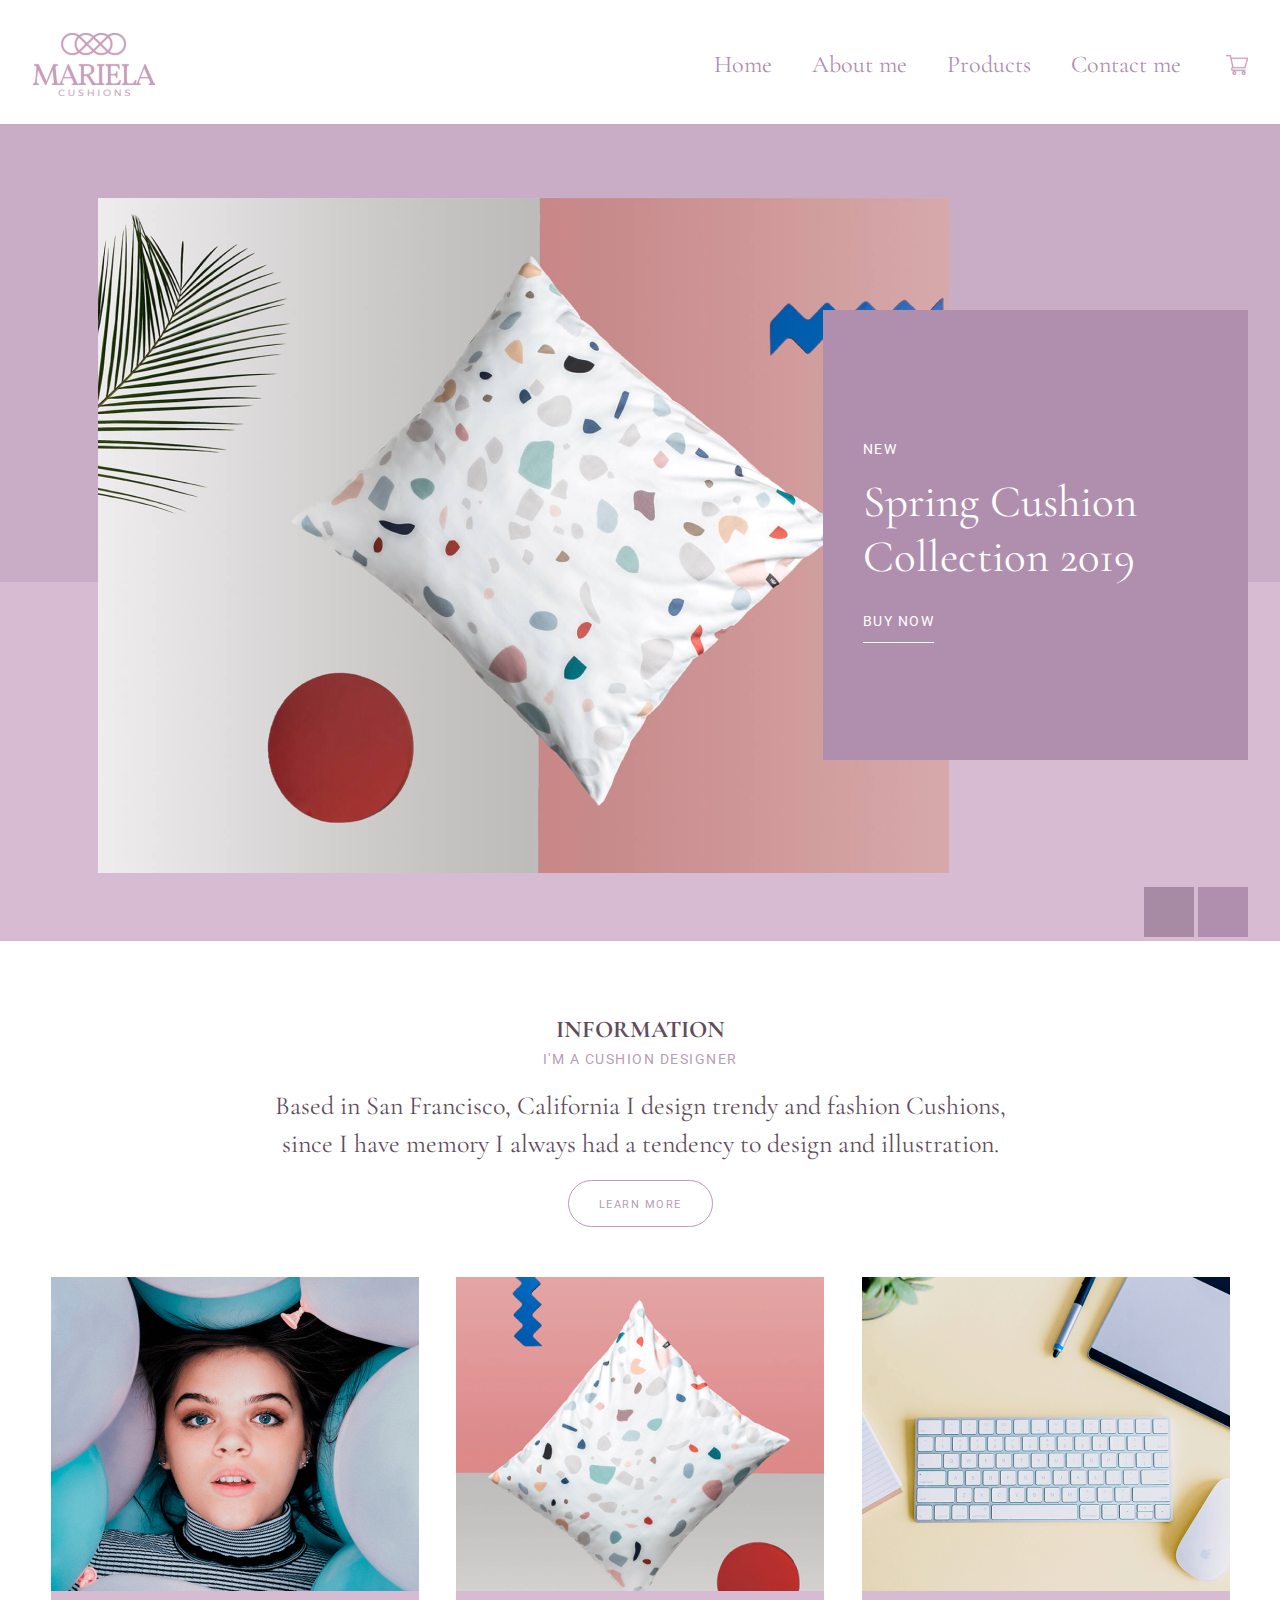
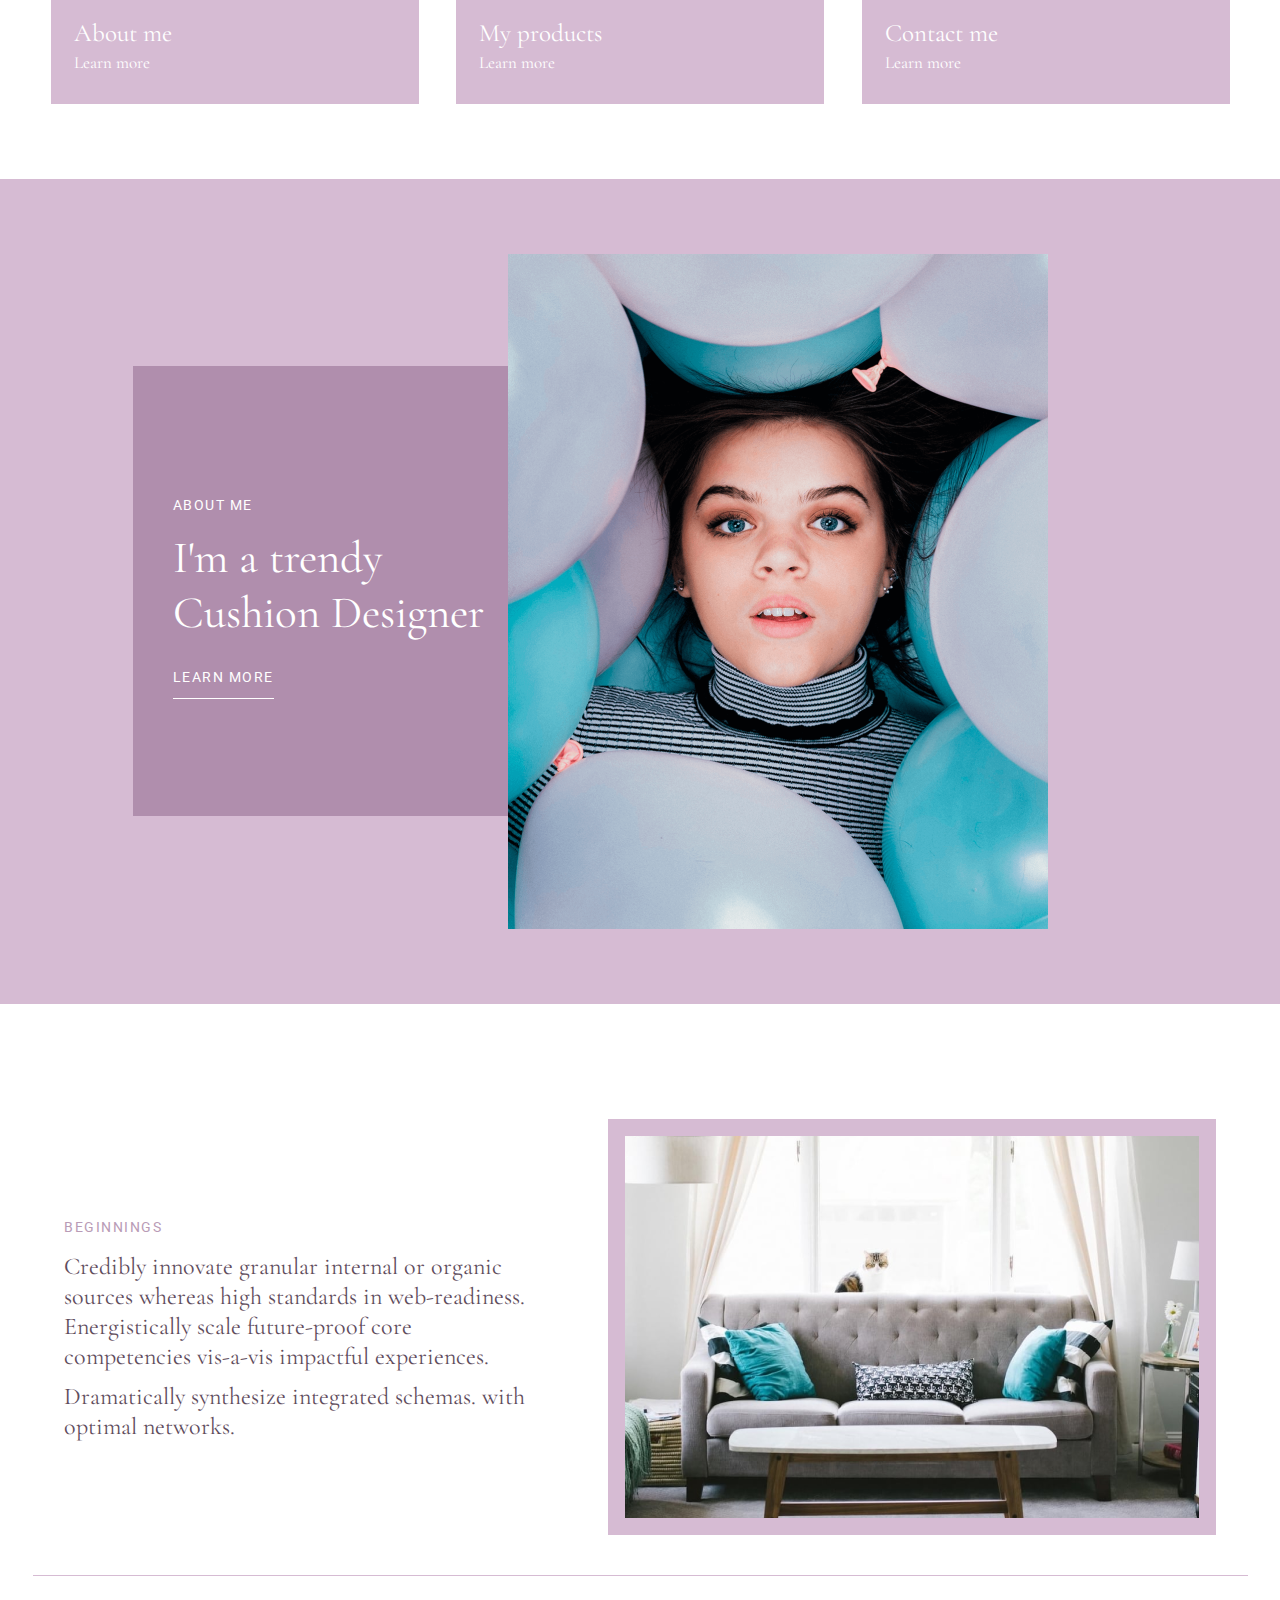
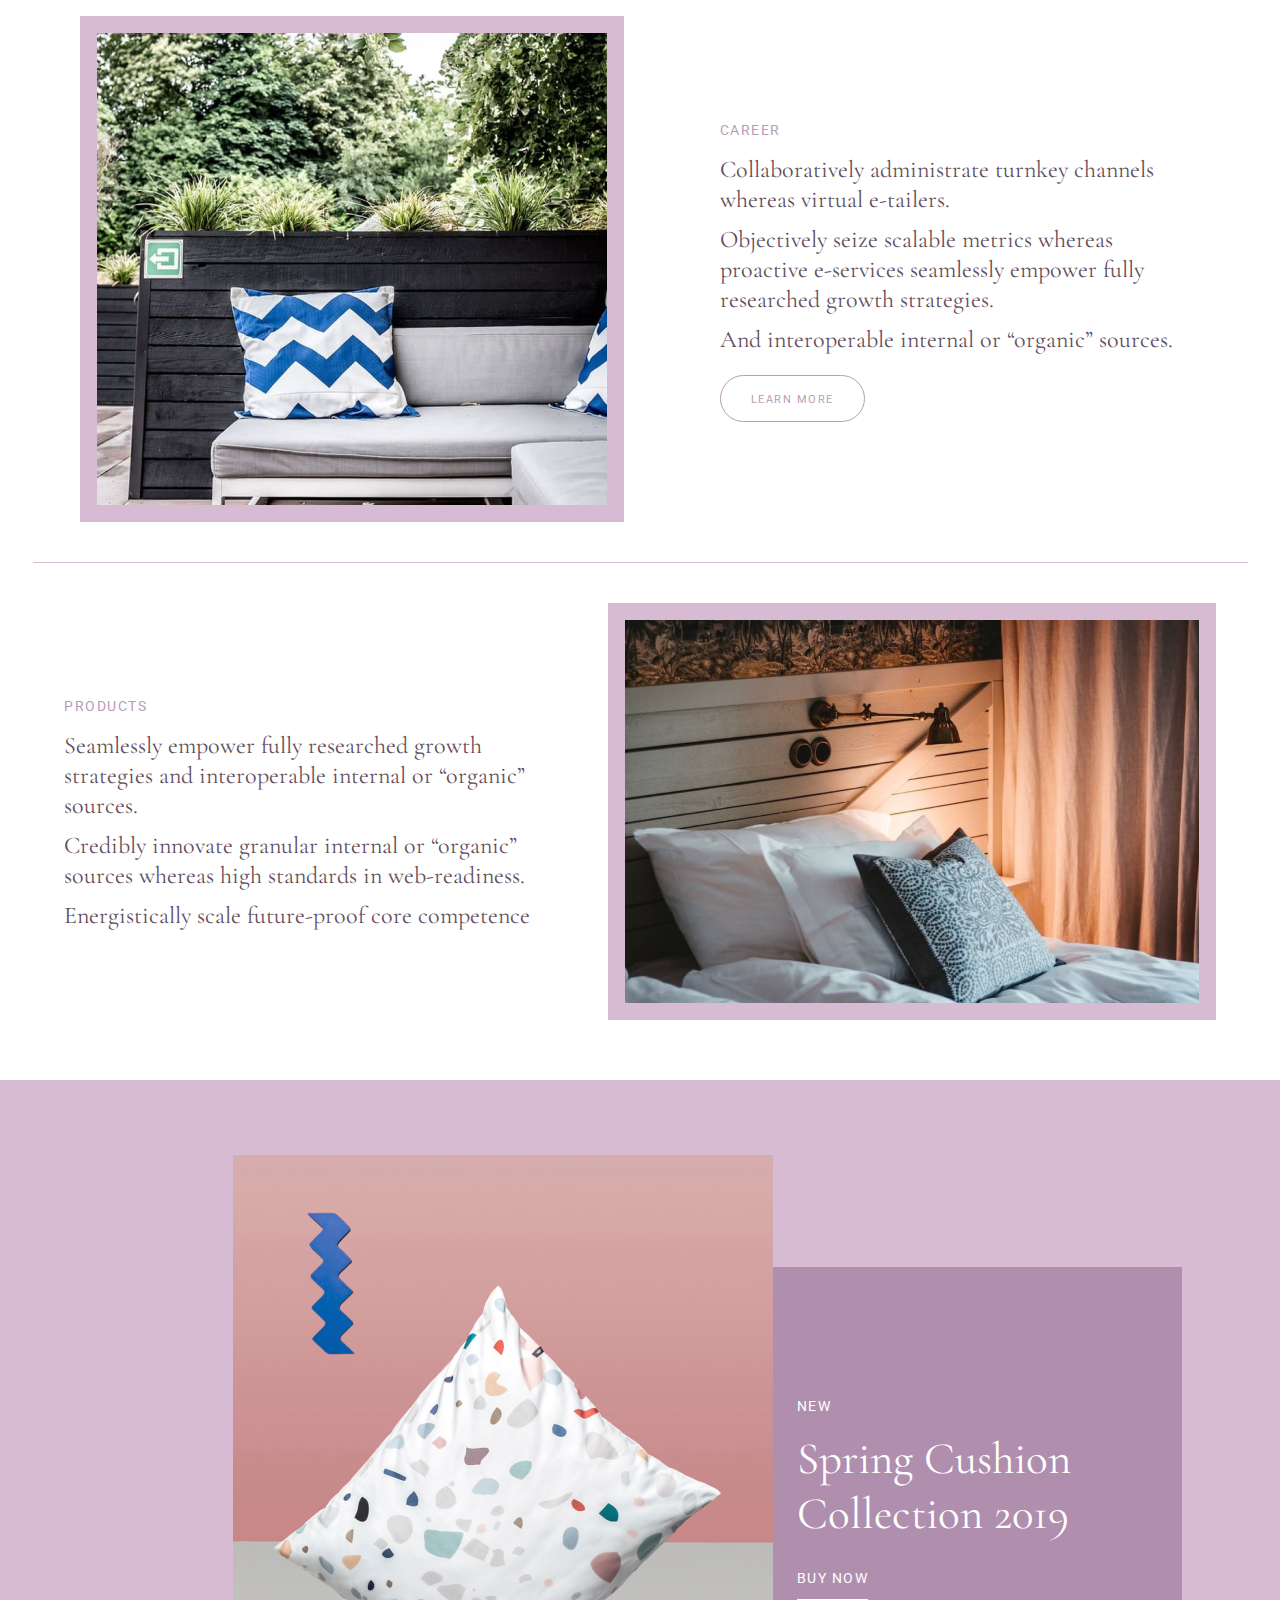
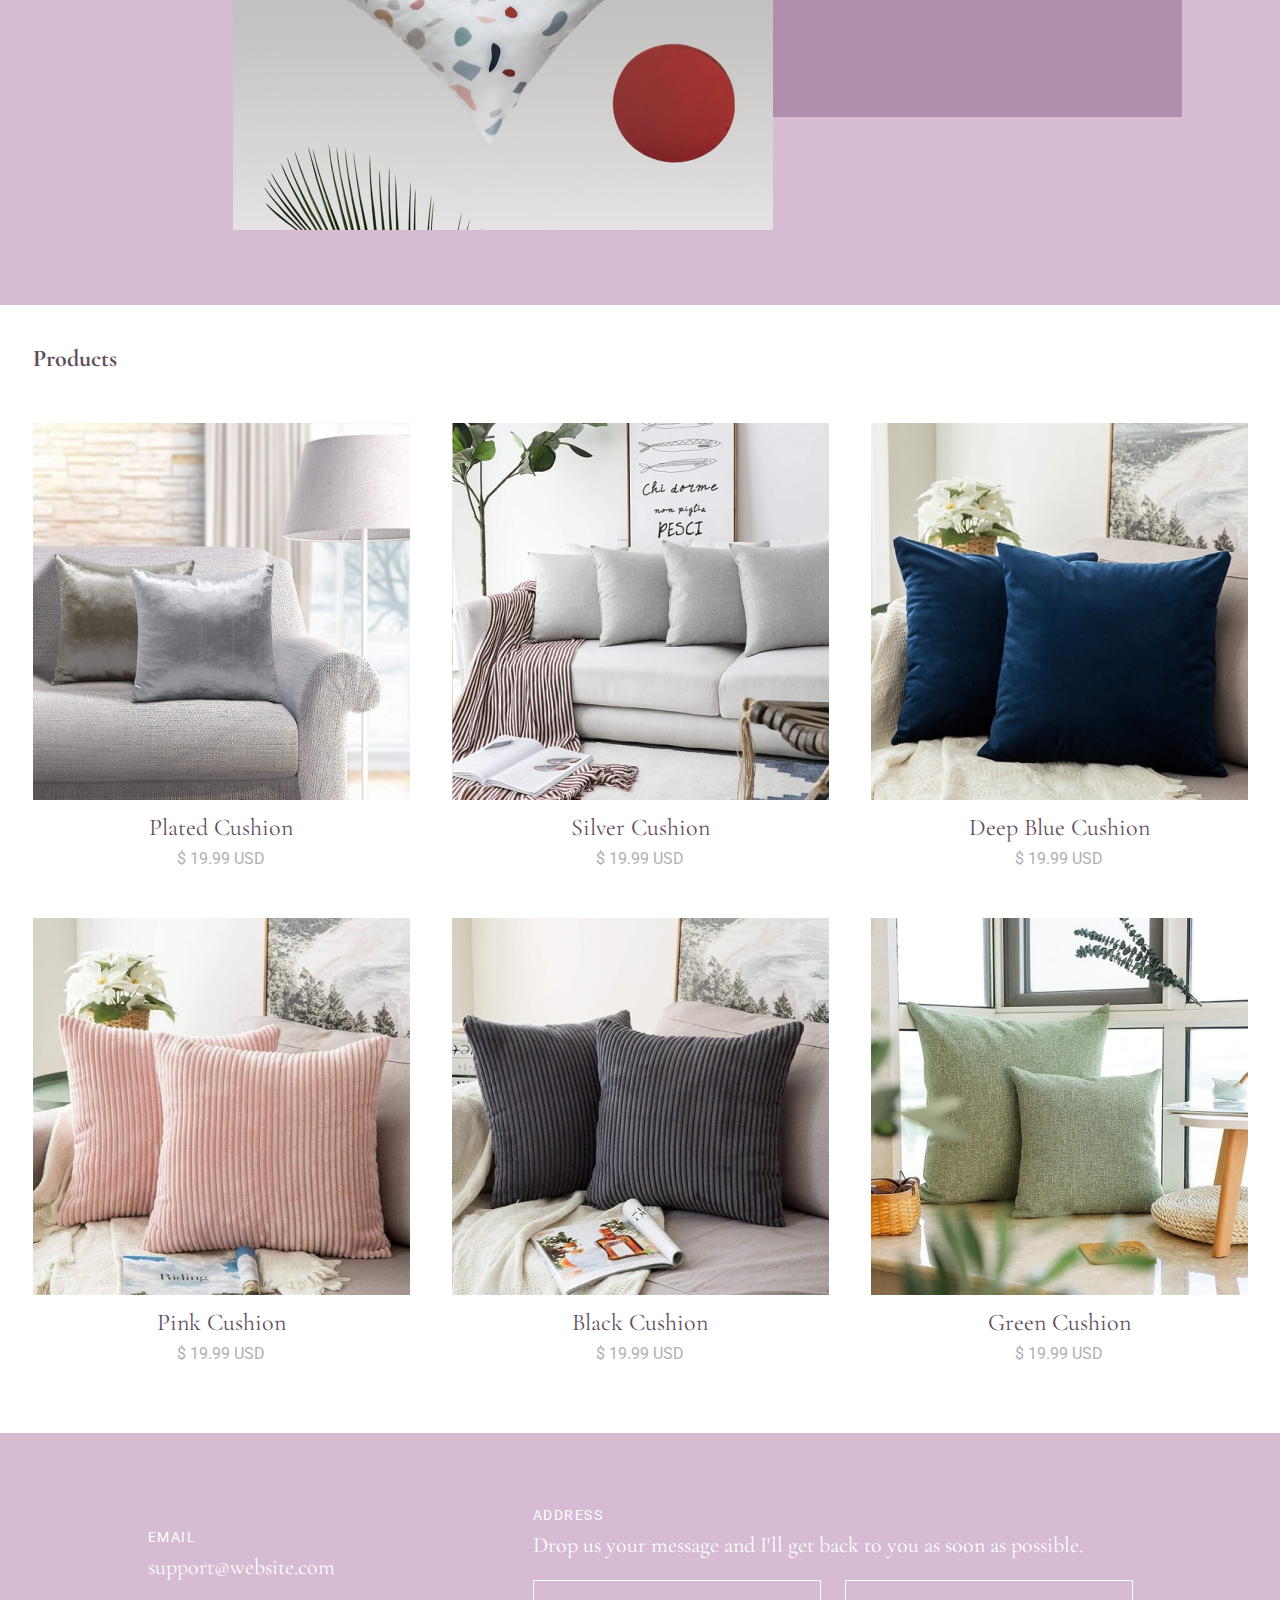
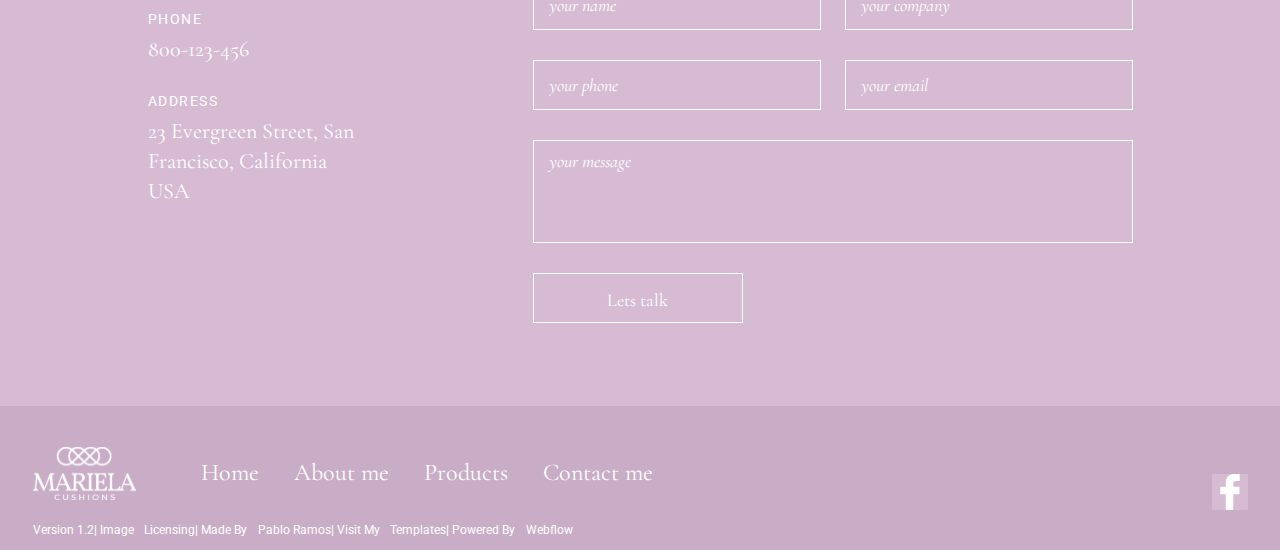
<file: index.html>
<!DOCTYPE html>
<html lang="en">
  <head>
    <meta charset="UTF-8">
    <meta http-equiv="X-UA-Compatible" content="IE=edge">
    <meta name="viewport" content="width=device-width, initial-scale=1.0">
    <link href="../css/normalize.css" rel="stylesheet" type="text/css">
    <link href="../css/style.css" rel="stylesheet" type="text/css">
    <title>Mariela</title>
  </head>
  <body>
    <header class="header" id="header">
      <div class="header__wrapper">
        <a href="index.html"><img src="../img/logo.svg" alt=""></a>
        <ul class="header__list navigation">
          <li class="navigation__item"><a href="" class="navigation__link">Home</a></li>
          <li class="navigation__item"><a href="" class="navigation__link">About me</a></li>
          <li class="navigation__item"><a href="" class="navigation__link">Products</a></li>
          <li class="navigation__item"><a href="form.html" class="navigation__link">Contact me</a></li>
          <li class="navigation__item"><a href="" class="navigation__link"><img src="../img/basket.svg" alt="" class="navigation__image"></a>
        </ul>
      </div>
    </header>

    <main>
      <h1 class="visually-hidden">Mariela</h1>
      <section class="hero">
        <div class="hero__wrapper">
          <img src="../img/heroimage.png" alt="" class="hero__image">
          <div class="chapter__block">
            <p class="chapter__subheading">new</p>
            <h2 class="chapter__heading">Spring Cushion<br>Collection 2019</h2>
            <a href="" class="chapter__button button-sub">buy now</a>
          </div>
          <div class="hero__rectangles">
            <svg width="50" height="50" viewBox="0 0 50 50" fill="none" xmlns="http://www.w3.org/2000/svg">
              <path d="M0 0H50V50H0V0Z" fill="#A78BA4"/>
            </svg>
            <svg width="50" height="50" viewBox="0 0 50 50" fill="none" xmlns="http://www.w3.org/2000/svg">
              <path d="M0 0H50V50H0V0Z" fill="#B08EAD"/>
            </svg>
          </div>
        </div>
      </section>

      <section class="info">
        <div class="info__wrapper">
          <h2 class="visualy-hidden">INFORMATION</h2>
          <p class="info__subheading">i'm a cushion designer</p>
          <p class="info__description">Based in San Francisco, California I design trendy and fashion Cushions, since I have memory I always had a tendency to design and illustration.</p>
          <a href="" class="info__button button-more">LEARN MORE</a>
          <ul class="info__list">
            <li class="info__item">
              <img src="../img/infoimage1.png" alt="" class="info__image">
              <div class="info__textblock">
                <h3 class="info__section">About me</h3>
                <a href="" class="info__link">Learn more</a>
              </div>
            </li>
            <li class="info__item">
              <img src="../img/infoimage2.png" alt="" class="info__image">
              <div class="info__textblock">
                <h3 class="info__section">My products</h3>
                <a href="" class="info__link">Learn more</a>
              </div>
            </li>
            <li class="info__item">
              <img src="../img/infoimage3.png" alt="" class="info__image">
              <div class="info__textblock">
                <h3 class="info__section">Contact me</h3>
                <a href="" class="info__link">Learn more</a>
              </div>
            </li>
          </ul>
        </div>
      </section>

      <section class="chapter">
        <div class="chapter__wrapper chapter__wrapper-reverse">
          <div class="chapter__block chapter__block-reverse">
            <p class="chapter__subheading">ABOUT ME</p>
            <h2 class="chapter__heading">I'm a trendy<br>Cushion Designer</h2>
            <a href="" class="chapter__button button-sub">LEARN MORE</a>
          </div>
          <img src="../img/aboutimage.png" alt="" class="chapter__image">
        </div>
      </section>

      <section class="career career-first"> 
        <div class="career__wrapper">
          <div class="creer__content-wrapper">
            <h2 class="career__heading">BEGINNINGS</h2>
            <p class="career__description">Credibly innovate granular internal or organic sources whereas high standards in web-readiness. Energistically scale future-proof core competencies vis-a-vis impactful experiences.</p>
            <p class="career__description">Dramatically synthesize integrated schemas. with optimal networks.</p>
          </div>
          <img src="../img/careerimage1.png" alt="">
        </div>
      </section>

      <section class="career"> 
        <div class="career__wrapper career__wrapper-reverse">
          <div class="creer__content-wrapper">
            <h2 class="career__heading">CAREER</h2>
            <p class="career__description">Collaboratively administrate turnkey channels whereas virtual e-tailers.</p>
            <p class="career__description">Objectively seize scalable metrics whereas proactive e-services seamlessly empower fully researched growth strategies.</p>
            <p class="career__description">And interoperable internal or “organic” sources.</p>
            <a href="" class="career__button button-more">LEARN MORE</a>
          </div>
          <img src="../img/careerimage2.png" alt="">
        </div>
      </section>

      <section class="career career-last"> 
        <div class="career__wrapper">
          <div class="creer__content-wrapper">
            <h2 class="career__heading">PRODUCTS</h2>
            <p class="career__description">Seamlessly empower fully researched growth strategies and interoperable internal or “organic” sources.</p>
            <p class="career__description">Credibly innovate granular internal or “organic” sources whereas high standards in web-readiness.</p>
            <p class="career__description">Energistically scale future-proof core competence</p>
          </div>
          <img src="../img/careerimage3.png" alt="">
        </div>
      </section>

      <section class="chapter">
        <div class="chapter__wrapper">
          <div class="chapter__block">
            <p class="chapter__subheading">new</p>
            <h2 class="chapter__heading">Spring Cushion<br>Collection 2019</h2>
            <a href="" class="chapter__button button-sub">BUY NOW</a>
          </div>
          <img src="../img/collectionimage.png" alt="" class="chapter__image">
        </div>
      </section>

      <section class="products">
        <div class="products__wrapper"> 
          <h2 class="visualy-hidden">Products</h2>
          <ul class="products__list">
            <li class="products__item">
              <img src="../img/productsimage1.png" alt="" class="products__image">
              <h3 class="products__title">Plated Cushion</h3>
              <p class="products__price">$ 19.99 USD</p>
            </li>
            <li class="products__item">
              <img src="../img/productsimage2.png" alt="" class="products__image">
              <h3 class="products__title">Silver Cushion</h3>
              <p class="products__price">$ 19.99 USD</p>
            </li>
            <li class="products__item">
              <img src="../img/productsimage3.png" alt="" class="products__image">
              <h3 class="products__title">Deep Blue Cushion</h3>
              <p class="products__price">$ 19.99 USD</p>
            </li>
            <li class="products__item">
              <img src="../img/productsimage4.png" alt="" class="products__image">
              <h3 class="products__title">Pink Cushion</h3>
              <p class="products__price">$ 19.99 USD</p>
            </li>
            <li class="products__item">
              <img src="../img/productsimage5.png" alt="" class="products__image">
              <h3 class="products__title">Black Cushion</h3>
              <p class="products__price">$ 19.99 USD</p>
            </li>
            <li class="products__item">
              <img src="../img/productsimage6.png" alt="" class="products__image">
              <h3 class="products__title">Green Cushion</h3>
              <p class="products__price">$ 19.99 USD</p>
            </li>
          </ul>
        </div>
      </section>

      <section class="feedback">
        <div class="feedback__wrapper">
          <ul class="feedback__list">
            <li class="feedback__item">
              <p class="feedback__text"><span class="feedback__item-title">EMAIL<br></span>support@website.com</p>
            </li>
            <li class="feedback__item">
              <p class="feedback__text"><span class="feedback__item-title">PHONE<br></span>800-123-456</p>
            </li>
            <li class="feedback__item">
              <p class="feedback__text"><span class="feedback__item-title">ADDRESS<br></span>23 Evergreen Street, San Francisco, California <br> USA</p>
            </li>
          </ul>
          <form  class="feedback__address address">
            <h2 class="address__heading">ADDRESS</h2>
            <p class="address__description">Drop us your message and I'll get back to you as soon as possible.</p>
            <div class="address__content-wrapper">
              <input type="text" placeholder="your name" class="address__input">
              <input type="text" placeholder="your company" class="address__input">
            </div>
            <div class="address__content-wrapper">
              <input type="text" placeholder="your phone" class="address__input">
              <input type="text" placeholder="your email" class="address__input">
            </div>
            <textarea   cols="30" rows="10" class="address__textarea" placeholder="your message"></textarea>
            <button type="submit" class="address__button">Lets talk</button>
          </form>
        </div>
      </section>
    </main>

    <footer class="footer">
      <div class="footer__wrapper">
        <div class="footer__content-wrapper">
            <img src="../img/logo2.svg" alt="" class="footer__logo">
            <ul class="footer__list">
              <li class="footer__item"><a href="" class="footer__link">Home</a></li>
              <li class="footer__item"><a href="" class="footer__link">About me</a></li>
              <li class="footer__item"><a href="" class="footer__link">Products</a></li>
              <li class="footer__item"><a href="" class="footer__link">Contact me</a></li>
            </ul>
          <a href="">
            <svg width="36" height="37" viewBox="0 0 36 37" fill="none" xmlns="http://www.w3.org/2000/svg">
              <g clip-path="url(#clip0_1_300)">
              <rect width="36" height="36" transform="translate(0 0.921875)" fill="#D6BBD3"/>
              <path d="M26.9985 0.929365L22.3302 0.921875C17.0854 0.921875 13.6961 4.39926 13.6961 9.78143V13.8663H9.00224C8.59664 13.8663 8.26819 14.1951 8.26819 14.6007V20.5192C8.26819 20.9248 8.59701 21.2532 9.00224 21.2532H13.6961V36.1875C13.6961 36.5931 14.0245 36.9215 14.4301 36.9215H20.5542C20.9598 36.9215 21.2883 36.5927 21.2883 36.1875V21.2532H26.7764C27.182 21.2532 27.5105 20.9248 27.5105 20.5192L27.5127 14.6007C27.5127 14.406 27.4352 14.2195 27.2977 14.0816C27.1603 13.9438 26.973 13.8663 26.7783 13.8663H21.2883V10.4035C21.2883 8.73915 21.6849 7.89425 23.8529 7.89425L26.9978 7.89312C27.403 7.89312 27.7314 7.5643 27.7314 7.15907V1.66342C27.7314 1.25857 27.4034 0.930114 26.9985 0.929365Z" fill="white"/>
              </g>
              <defs>
              <clipPath id="clip0_1_300">
              <rect width="36" height="36" fill="white" transform="translate(0 0.921875)"/>
              </clipPath>
            </defs>
            </svg>
          </a>
        </div>
        <div class="footer__contacts contacts">
          <ul class="contacts__list">
            <li class="contacts__item">
              <p class="contacts__text">Version 1.2| Image</p>
            </li>
            <li class="contacts__item">
              <p class="contacts__text">Licensing| Made By</p>
            </li>
            <li class="contacts__item">
              <p class="contacts__text">Pablo Ramos| Visit My</p>
            </li>
            <li class="contacts__item">
              <p class="contacts__text">Templates| Powered By</p>
            </li>
            <li class="contacts__item">
              <p class="contacts__text">Webflow</p>
            </li>
          </ul>
          <a href="#header">
            <svg class="footer__arrow" width="33" height="31" viewBox="0 0 33 31" fill="none" xmlns="http://www.w3.org/2000/svg">
              <g clip-path="url(#clip0_1_320)">
              <path d="M0 3.92188C0 2.26502 1.34315 0.921875 3 0.921875H30C31.6569 0.921875 33 2.26502 33 3.92188V30.9219H0V3.92188Z" fill="#BA9FB7"/>
              <path d="M32.6703 21.4833L17.2602 7.47502C17.04 7.27466 16.7867 7.17432 16.5002 7.17432C16.2136 7.17432 15.9599 7.27466 15.7396 7.47502L0.330777 21.4833C0.110027 21.6839 0 21.9142 0 22.1748C0 22.4353 0.110375 22.6659 0.330777 22.8661L1.98374 24.3687C2.20414 24.5691 2.45778 24.6692 2.74432 24.6692C3.03085 24.6692 3.28449 24.5691 3.50489 24.3687L16.5002 12.555L29.4959 24.3694C29.7162 24.5698 29.97 24.6693 30.256 24.6693C30.543 24.6693 30.7967 24.5692 31.017 24.3694L32.6702 22.8662C32.8904 22.666 32.9999 22.4353 32.9999 22.1749C33 21.9142 32.8906 21.6836 32.6703 21.4833Z" fill="white"/>
              </g>
              <defs>
              <clipPath id="clip0_1_320">
              <path d="M0 3.92188C0 2.26502 1.34315 0.921875 3 0.921875H30C31.6569 0.921875 33 2.26502 33 3.92188V30.9219H0V3.92188Z" fill="white"/>
              </clipPath>
              </defs>
            </svg>
          </a>
        </div>
      </div>
    </footer>
  </body>
</html>
</file>
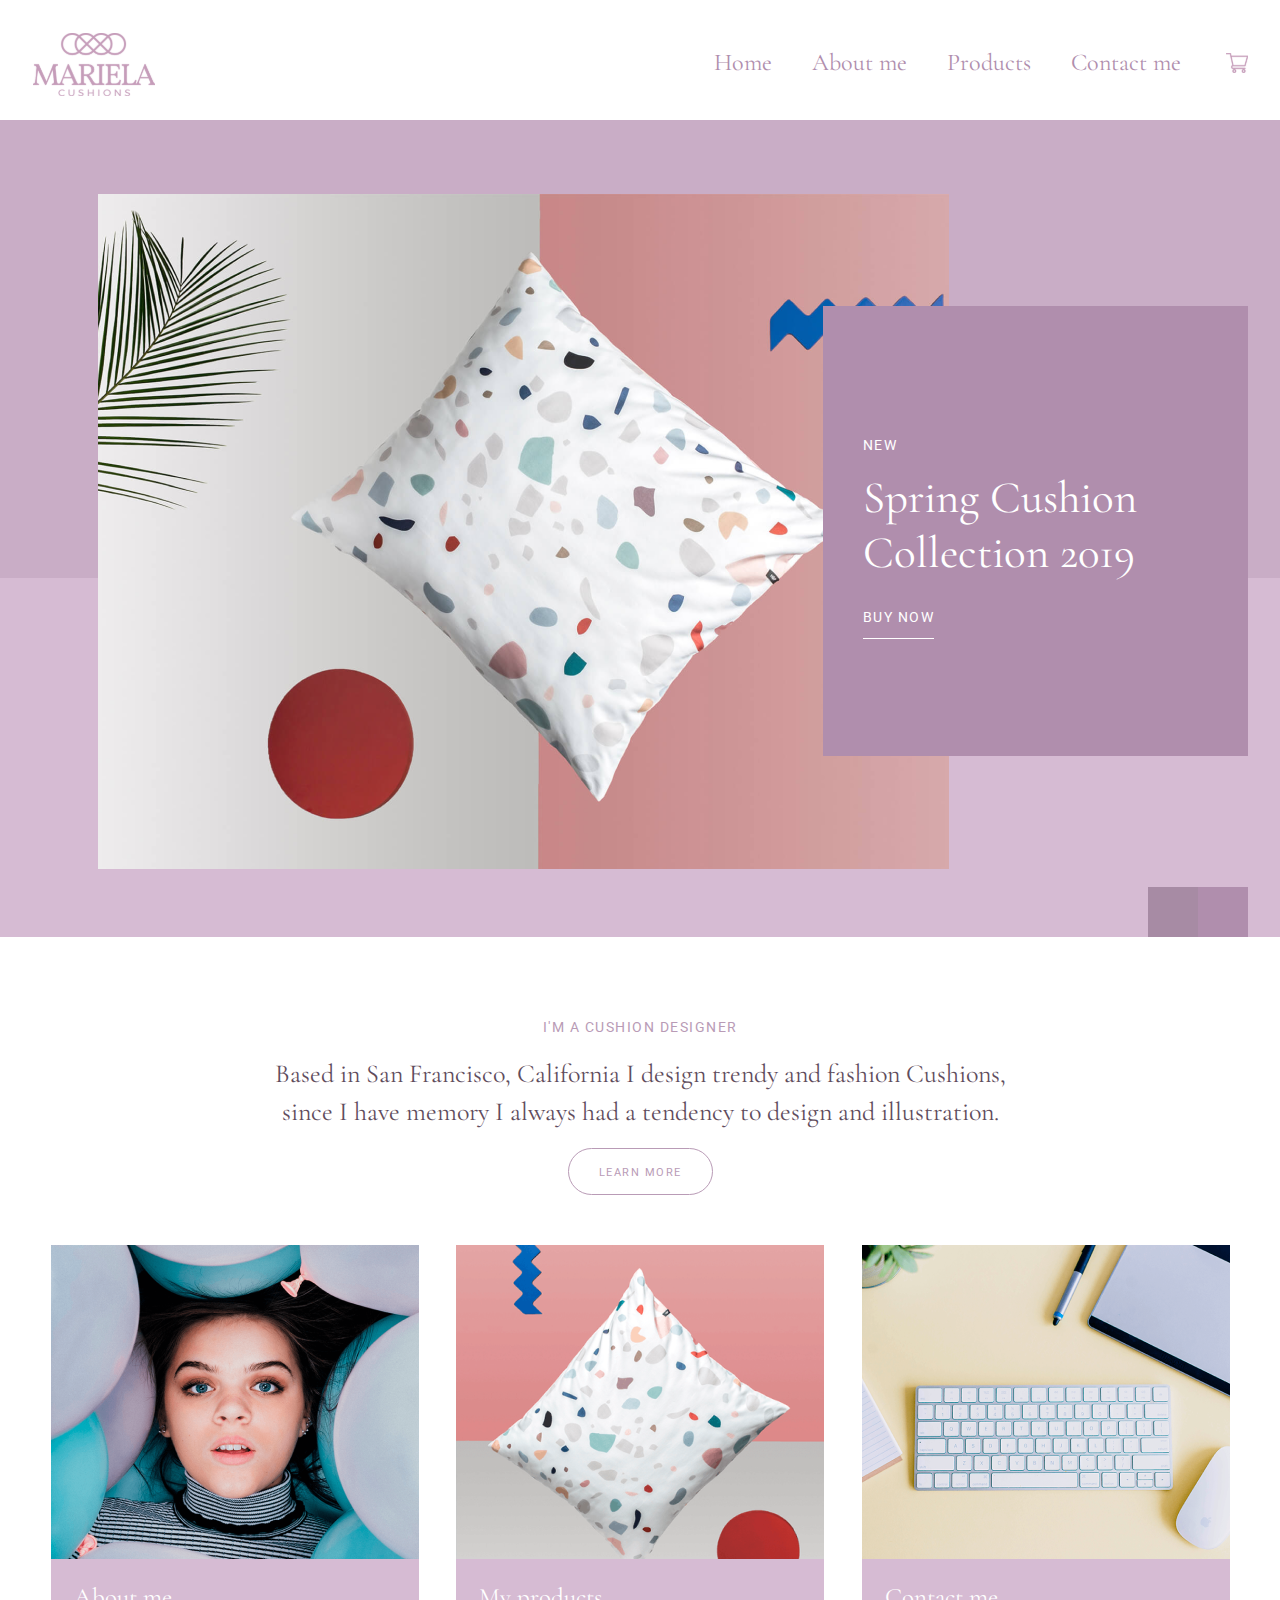
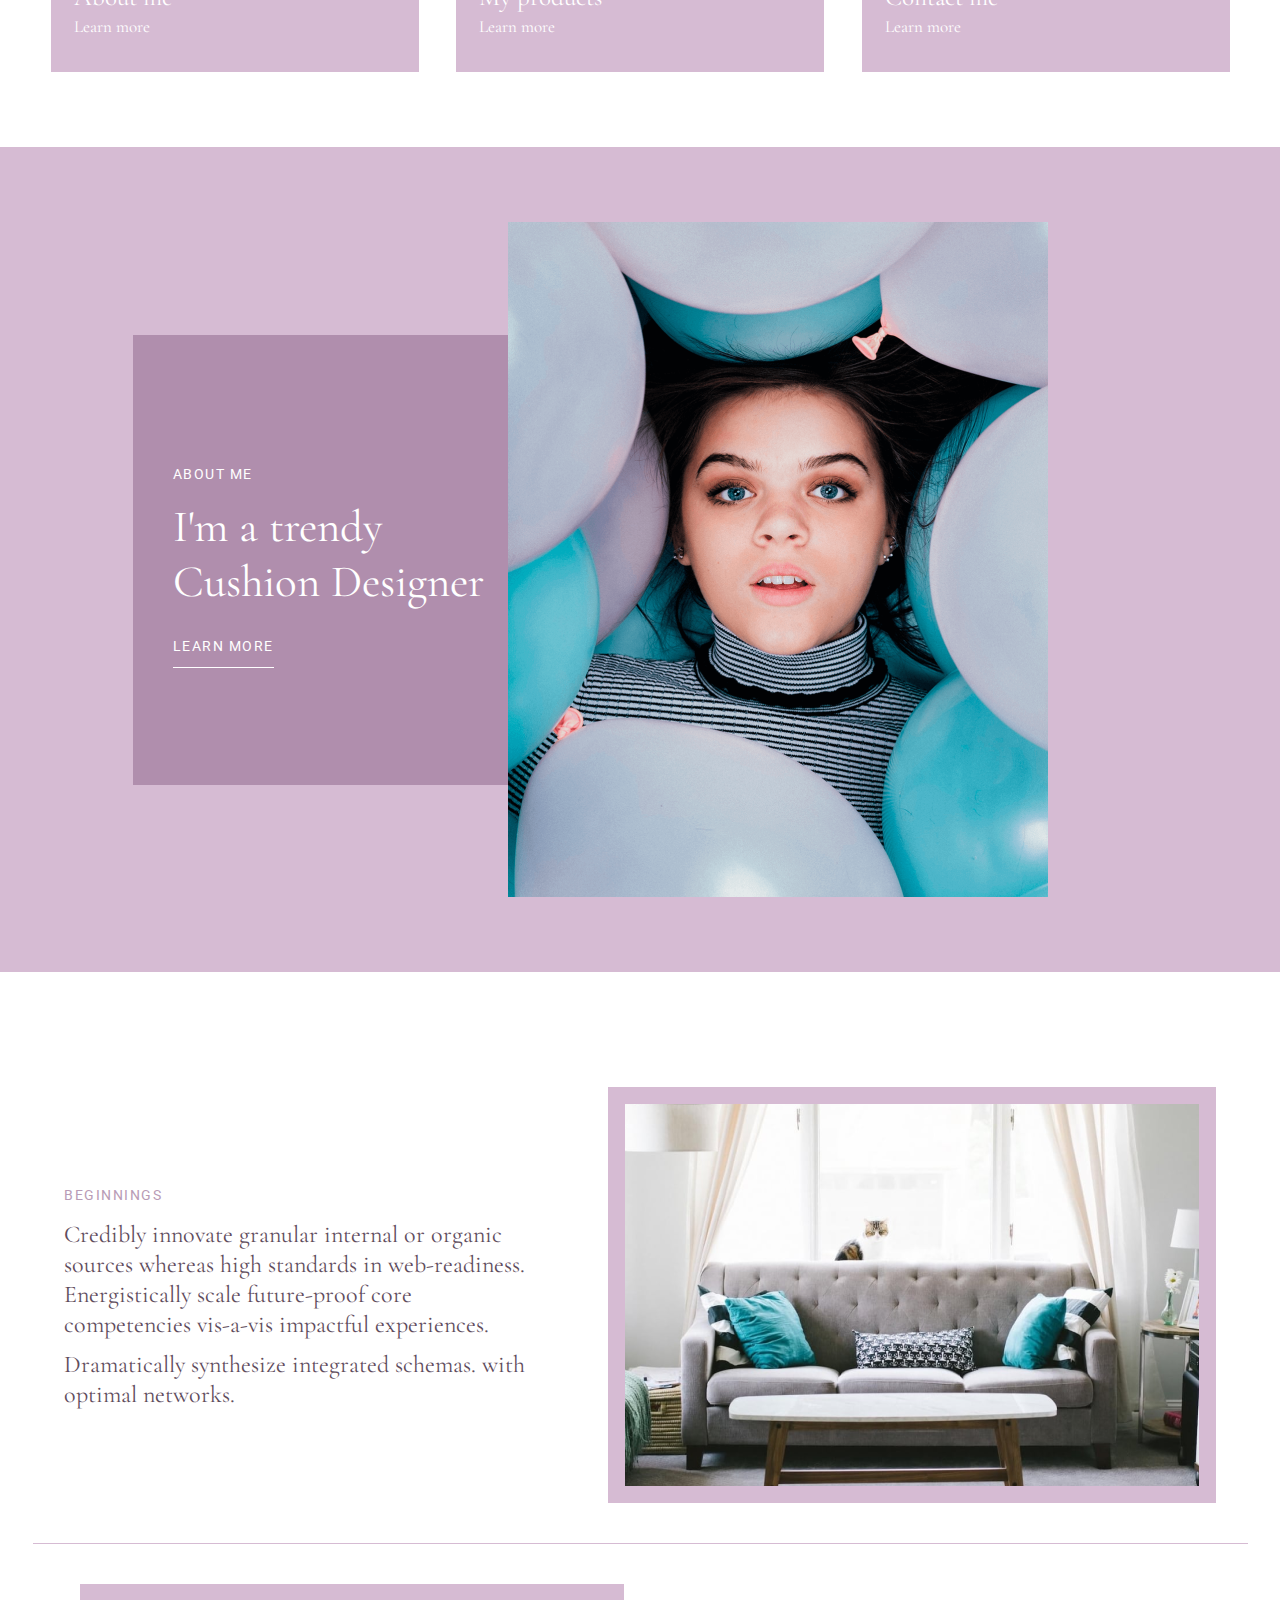
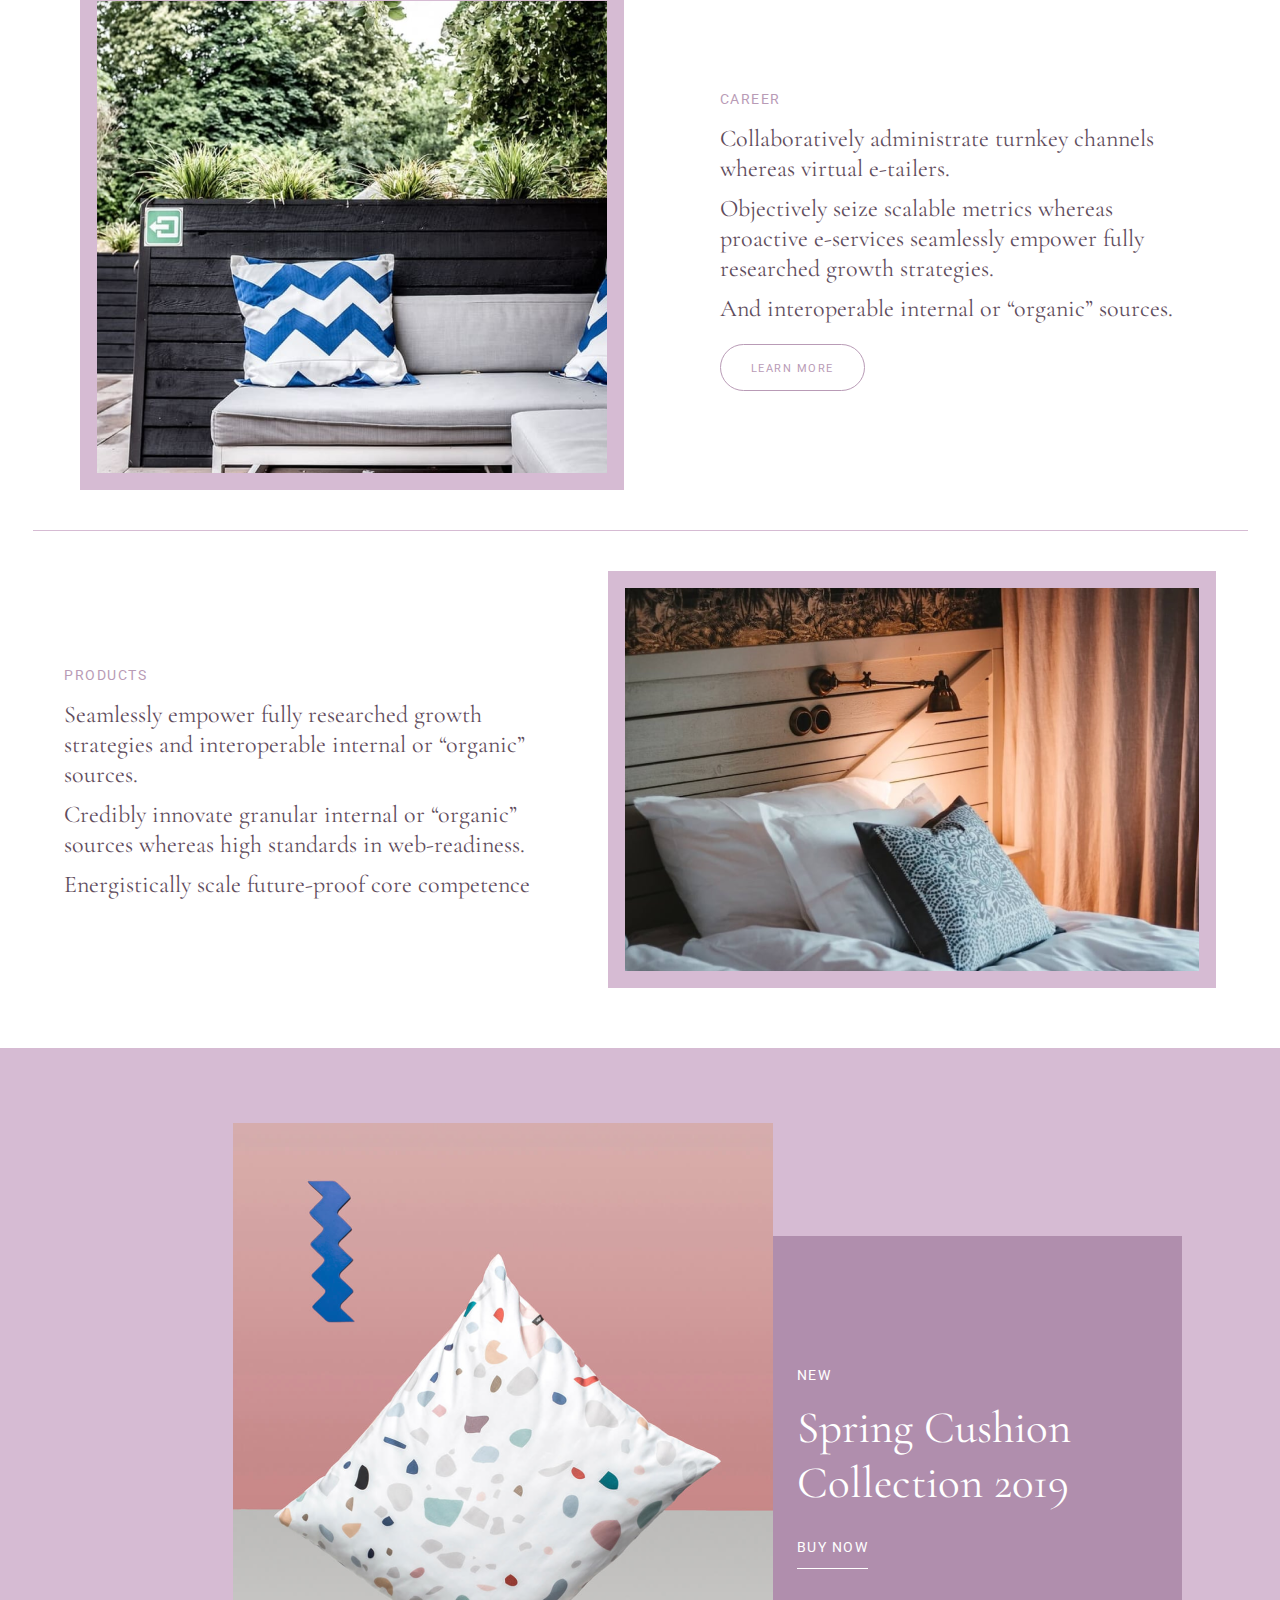
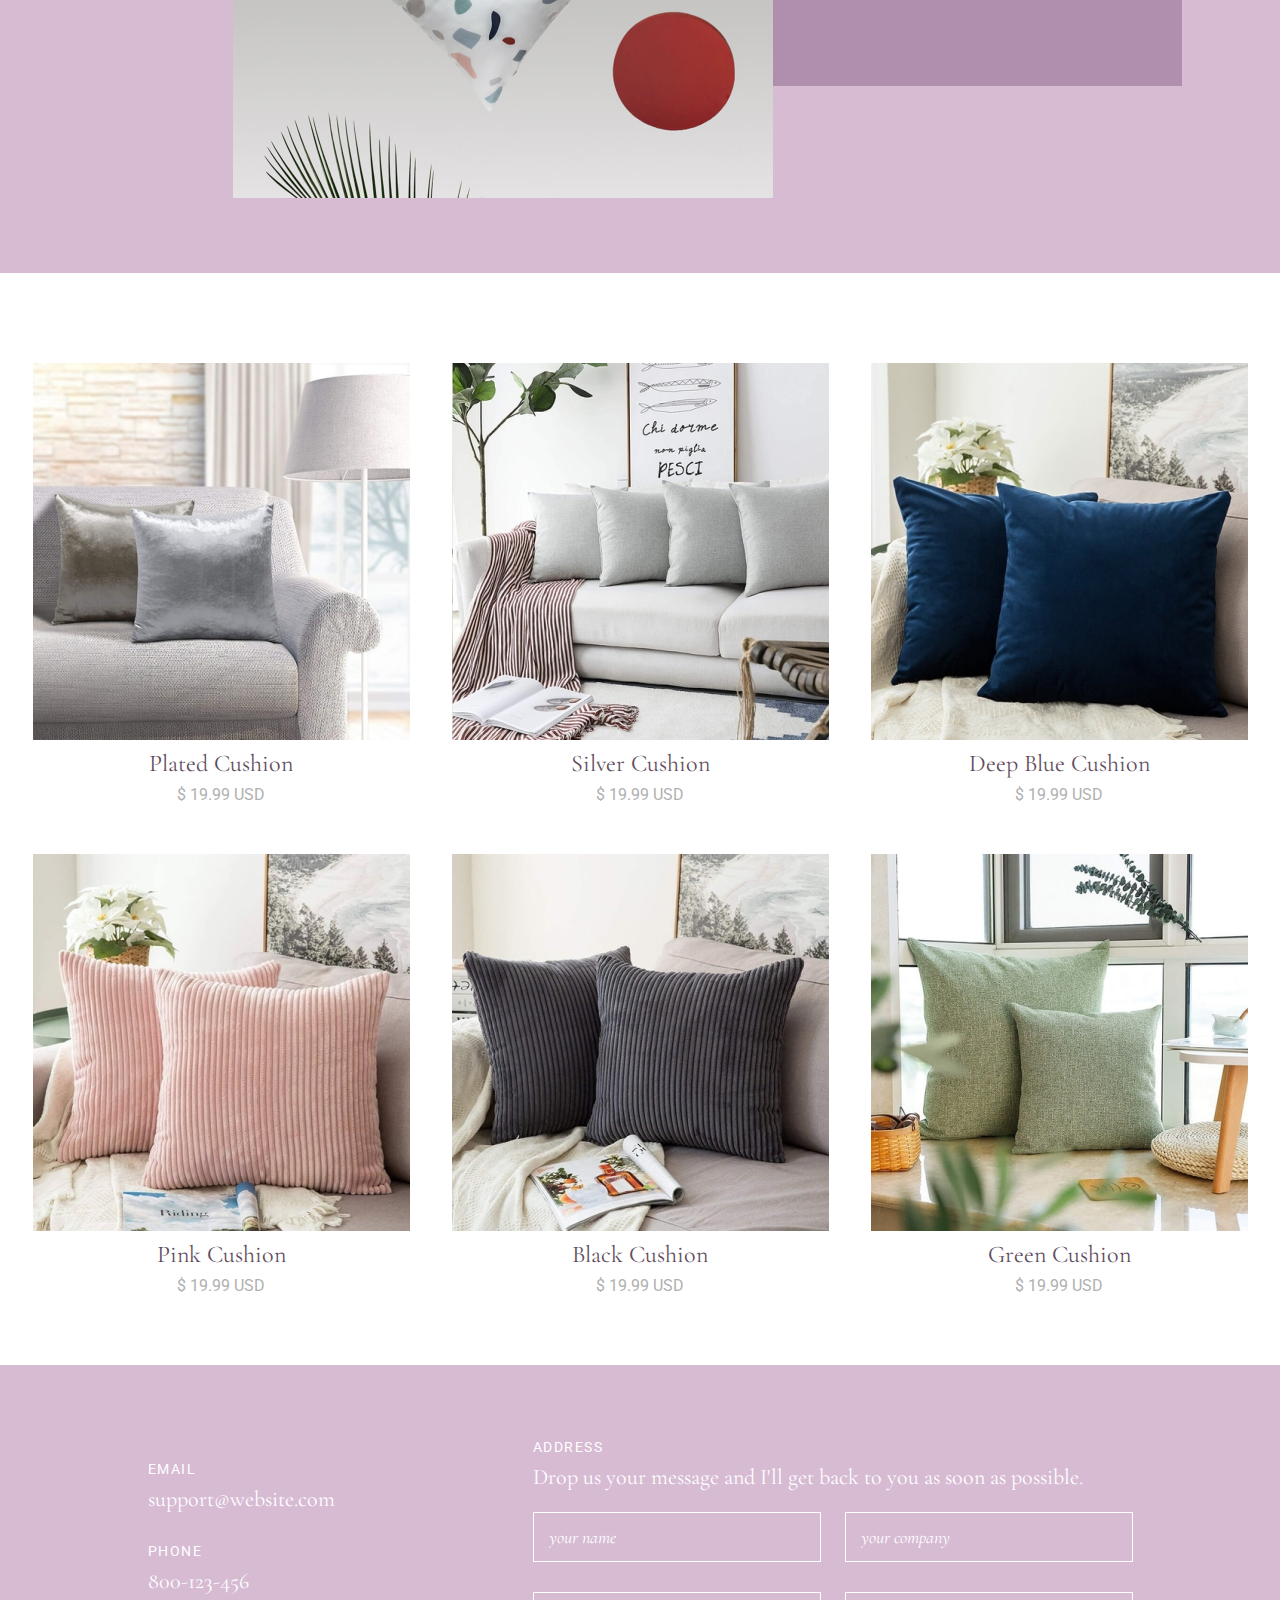
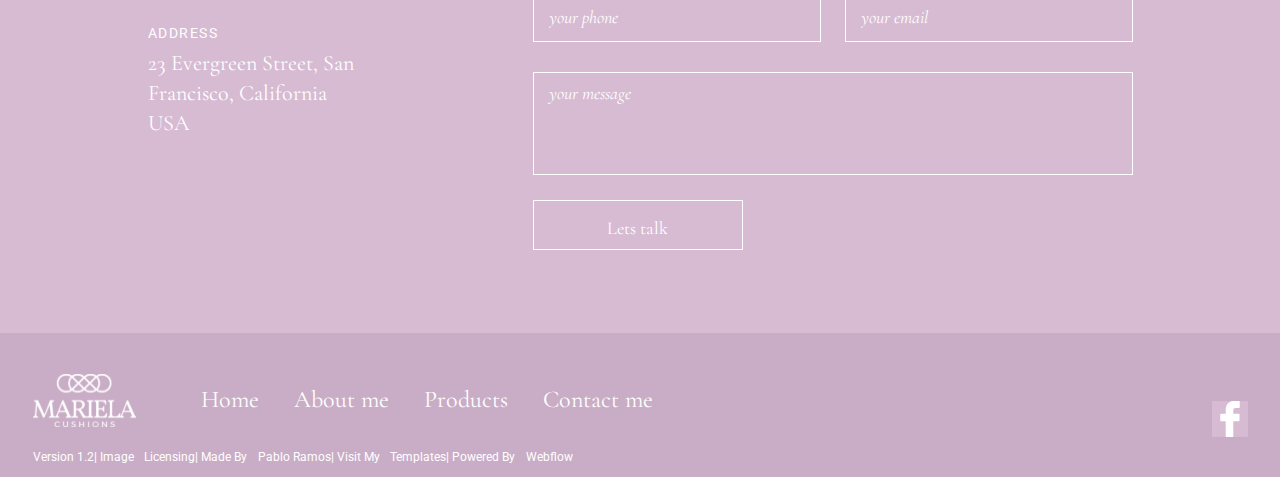
<file: src/html/index.html>
<!DOCTYPE html>
<html lang="en">
  <head>
    <meta charset="UTF-8">
    <meta http-equiv="X-UA-Compatible" content="IE=edge">
    <meta name="viewport" content="width=device-width, initial-scale=1.0">
    <link href="../css/normalize.css" rel="stylesheet" type="text/css">
    <link href="../css/style.css" rel="stylesheet" type="text/css">
    <title>Mariela</title>
  </head>
  <body>
    <header class="header" id="header">
      <div class="header__wrapper">
        <a href=""><img src="../img/logo.svg" alt=""></a>
        <ul class="header__list navigation">
          <li class="navigation__item"><a href="" class="navigation__link">Home</a></li>
          <li class="navigation__item"><a href="" class="navigation__link">About me</a></li>
          <li class="navigation__item"><a href="" class="navigation__link">Products</a></li>
          <li class="navigation__item"><a href="" class="navigation__link">Contact me</a></li>
          <li class="navigation__item"><a href="" class="navigation__link"><img src="../img/basket.svg" alt="" class="navigation__image"></a>
        </ul>
      </div>
    </header>

    <main>
      <h1 class="visually-hidden">Mariela</h1>
      <section class="hero">
        <div class="hero__wrapper">
          <img src="../img/heroimage.png" alt="" class="hero__image">
          <div class="chapter__block">
            <p class="chapter__subheading">new</p>
            <h2 class="chapter__heading">Spring Cushion<br>Collection 2019</h2>
            <a href="" class="chapter__button button-sub">buy now</a>
          </div>
          <div class="hero__rectangles">
            <svg width="50" height="50" viewBox="0 0 50 50" fill="none" xmlns="http://www.w3.org/2000/svg">
              <path d="M0 0H50V50H0V0Z" fill="#A78BA4"/>
            </svg>
            <svg width="50" height="50" viewBox="0 0 50 50" fill="none" xmlns="http://www.w3.org/2000/svg">
              <path d="M0 0H50V50H0V0Z" fill="#B08EAD"/>
            </svg>
          </div>
        </div>
      </section>

      <section class="info">
        <div class="info__wrapper">
          <h2 class="visualy-hidden">INFORMATION</h2>
          <p class="info__subheading">i'm a cushion designer</p>
          <p class="info__description">Based in San Francisco, California I design trendy and fashion Cushions, since I have memory I always had a tendency to design and illustration.</p>
          <a href="" class="info__button button-more">LEARN MORE</a>
          <ul class="info__list">
            <li class="info__item">
              <img src="../img/infoimage1.png" alt="" class="info__image">
              <div class="info__textblock">
                <h3 class="info__section">About me</h3>
                <a class="info__link">Learn more</a>
              </div>
            </li>
            <li class="info__item">
              <img src="../img/infoimage2.png" alt="" class="info__image">
              <div class="info__textblock">
                <h3 class="info__section">My products</h3>
                <a class="info__link">Learn more</a>
              </div>
            </li>
            <li class="info__item">
              <img src="../img/infoimage3.png" alt="" class="info__image">
              <div class="info__textblock">
                <h3 class="info__section">Contact me</h3>
                <a class="info__link">Learn more</a>
              </div>
            </li>
          </ul>
        </div>
      </section>

      <section class="chapter">
        <div class="chapter__wrapper chapter__wrapper-reverse">
          <div class="chapter__block chapter__block-reverse">
            <p class="chapter__subheading">ABOUT ME</p>
            <h2 class="chapter__heading">I'm a trendy<br>Cushion Designer</h2>
            <a href="" class="chapter__button button-sub">LEARN MORE</a>
          </div>
          <img src="../img/aboutimage.png" alt="" class="chapter__image">
        </div>
      </section>

      <section class="career career-first"> 
        <div class="career__wrapper">
          <div class="creer__content-wrapper">
            <h2 class="career__heading">BEGINNINGS</h2>
            <p class="career__description">Credibly innovate granular internal or organic sources whereas high standards in web-readiness. Energistically scale future-proof core competencies vis-a-vis impactful experiences.</p>
            <p class="career__description">Dramatically synthesize integrated schemas. with optimal networks.</p>
          </div>
          <img src="../img/careerimage1.png" alt="">
        </div>
      </section>

      <section class="career"> 
        <div class="career__wrapper career__wrapper-reverse">
          <div class="creer__content-wrapper">
            <h2 class="career__heading">CAREER</h2>
            <p class="career__description">Collaboratively administrate turnkey channels whereas virtual e-tailers.</p>
            <p class="career__description">Objectively seize scalable metrics whereas proactive e-services seamlessly empower fully researched growth strategies.</p>
            <p class="career__description">And interoperable internal or “organic” sources.</p>
            <a href="" class="career__button button-more">LEARN MORE</a>
          </div>
          <img src="../img/careerimage2.png" alt="">
        </div>
      </section>

      <section class="career career-last"> 
        <div class="career__wrapper">
          <div class="creer__content-wrapper">
            <h2 class="career__heading">PRODUCTS</h2>
            <p class="career__description">Seamlessly empower fully researched growth strategies and interoperable internal or “organic” sources.</p>
            <p class="career__description">Credibly innovate granular internal or “organic” sources whereas high standards in web-readiness.</p>
            <p class="career__description">Energistically scale future-proof core competence</p>
          </div>
          <img src="../img/careerimage3.png" alt="">
        </div>
      </section>

      <section class="chapter">
        <div class="chapter__wrapper">
          <div class="chapter__block">
            <p class="chapter__subheading">new</p>
            <h2 class="chapter__heading">Spring Cushion<br>Collection 2019</h2>
            <a href="" class="chapter__button button-sub">BUY NOW</a>
          </div>
          <img src="../img/collectionimage.png" alt="" class="chapter__image">
        </div>
      </section>

      <section class="products">
        <div class="products__wrapper"> 
          <h2 class="visualy-hidden">Products</h2>
          <ul class="products__list">
            <li class="products__item">
              <img src="../img/productsimage1.png" alt="" class="products__image">
              <h3 class="products__title">Plated Cushion</h3>
              <p class="products__price">$ 19.99 USD</p>
            </li>
            <li class="products__item">
              <img src="../img/productsimage2.png" alt="" class="products__image">
              <h3 class="products__title">Silver Cushion</h3>
              <p class="products__price">$ 19.99 USD</p>
            </li>
            <li class="products__item">
              <img src="../img/productsimage3.png" alt="" class="products__image">
              <h3 class="products__title">Deep Blue Cushion</h3>
              <p class="products__price">$ 19.99 USD</p>
            </li>
            <li class="products__item">
              <img src="../img/productsimage4.png" alt="" class="products__image">
              <h3 class="products__title">Pink Cushion</h3>
              <p class="products__price">$ 19.99 USD</p>
            </li>
            <li class="products__item">
              <img src="../img/productsimage5.png" alt="" class="products__image">
              <h3 class="products__title">Black Cushion</h3>
              <p class="products__price">$ 19.99 USD</p>
            </li>
            <li class="products__item">
              <img src="../img/productsimage6.png" alt="" class="products__image">
              <h3 class="products__title">Green Cushion</h3>
              <p class="products__price">$ 19.99 USD</p>
            </li>
          </ul>
        </div>
      </section>

      <section class="feedback">
        <div class="feedback__wrapper">
          <ul class="feedback__list">
            <li class="feedback__item">
              <p class="feedback__text"><span class="feedback__item-title">EMAIL<br></span>support@website.com</p>
            </li>
            <li class="feedback__item">
              <p class="feedback__text"><span class="feedback__item-title">PHONE<br></span>800-123-456</p>
            </li>
            <li class="feedback__item">
              <p class="feedback__text"><span class="feedback__item-title">ADDRESS<br></span>23 Evergreen Street, San Francisco, California <br> USA</p>
            </li>
          </ul>
          <form  class="feedback__address address">
            <h2 class="address__heading">ADDRESS</h2>
            <p class="address__description">Drop us your message and I'll get back to you as soon as possible.</p>
            <div class="address__content-wrapper">
              <input type="text" placeholder="your name" class="address__input">
              <input type="text" placeholder="your company" class="address__input">
            </div>
            <div class="address__content-wrapper">
              <input type="text" placeholder="your phone" class="address__input">
              <input type="text" placeholder="your email" class="address__input">
            </div>
            <textarea   cols="30" rows="10" class="address__textarea" placeholder="your message"></textarea>
            <button type="submit" class="address__button">Lets talk</button>
          </form>
        </div>
      </section>
    </main>

    <footer class="footer">
      <div class="footer__wrapper">
        <div class="footer__content-wrapper">
            <img src="../img/logo2.svg" alt="" class="footer__logo">
            <ul class="footer__list">
              <li class="footer__item"><a href="" class="footer__link">Home</a></li>
              <li class="footer__item"><a href="" class="footer__link">About me</a></li>
              <li class="footer__item"><a href="" class="footer__link">Products</a></li>
              <li class="footer__item"><a href="" class="footer__link">Contact me</a></li>
            </ul>
          <a href="">
            <svg width="36" height="37" viewBox="0 0 36 37" fill="none" xmlns="http://www.w3.org/2000/svg">
              <g clip-path="url(#clip0_1_300)">
              <rect width="36" height="36" transform="translate(0 0.921875)" fill="#D6BBD3"/>
              <path d="M26.9985 0.929365L22.3302 0.921875C17.0854 0.921875 13.6961 4.39926 13.6961 9.78143V13.8663H9.00224C8.59664 13.8663 8.26819 14.1951 8.26819 14.6007V20.5192C8.26819 20.9248 8.59701 21.2532 9.00224 21.2532H13.6961V36.1875C13.6961 36.5931 14.0245 36.9215 14.4301 36.9215H20.5542C20.9598 36.9215 21.2883 36.5927 21.2883 36.1875V21.2532H26.7764C27.182 21.2532 27.5105 20.9248 27.5105 20.5192L27.5127 14.6007C27.5127 14.406 27.4352 14.2195 27.2977 14.0816C27.1603 13.9438 26.973 13.8663 26.7783 13.8663H21.2883V10.4035C21.2883 8.73915 21.6849 7.89425 23.8529 7.89425L26.9978 7.89312C27.403 7.89312 27.7314 7.5643 27.7314 7.15907V1.66342C27.7314 1.25857 27.4034 0.930114 26.9985 0.929365Z" fill="white"/>
              </g>
              <defs>
              <clipPath id="clip0_1_300">
              <rect width="36" height="36" fill="white" transform="translate(0 0.921875)"/>
              </clipPath>
            </defs>
            </svg>
          </a>
        </div>
        <div class="footer__contacts contacts">
          <ul class="contacts__list">
            <li class="contacts__item">
              <p class="contacts__text">Version 1.2| Image</p>
            </li>
            <li class="contacts__item">
              <p class="contacts__text">Licensing| Made By</p>
            </li>
            <li class="contacts__item">
              <p class="contacts__text">Pablo Ramos| Visit My</p>
            </li>
            <li class="contacts__item">
              <p class="contacts__text">Templates| Powered By</p>
            </li>
            <li class="contacts__item">
              <p class="contacts__text">Webflow</p>
            </li>
          </ul>
          <a href="#header">
            <svg class="footer__arrow" width="33" height="31" viewBox="0 0 33 31" fill="none" xmlns="http://www.w3.org/2000/svg">
              <g clip-path="url(#clip0_1_320)">
              <path d="M0 3.92188C0 2.26502 1.34315 0.921875 3 0.921875H30C31.6569 0.921875 33 2.26502 33 3.92188V30.9219H0V3.92188Z" fill="#BA9FB7"/>
              <path d="M32.6703 21.4833L17.2602 7.47502C17.04 7.27466 16.7867 7.17432 16.5002 7.17432C16.2136 7.17432 15.9599 7.27466 15.7396 7.47502L0.330777 21.4833C0.110027 21.6839 0 21.9142 0 22.1748C0 22.4353 0.110375 22.6659 0.330777 22.8661L1.98374 24.3687C2.20414 24.5691 2.45778 24.6692 2.74432 24.6692C3.03085 24.6692 3.28449 24.5691 3.50489 24.3687L16.5002 12.555L29.4959 24.3694C29.7162 24.5698 29.97 24.6693 30.256 24.6693C30.543 24.6693 30.7967 24.5692 31.017 24.3694L32.6702 22.8662C32.8904 22.666 32.9999 22.4353 32.9999 22.1749C33 21.9142 32.8906 21.6836 32.6703 21.4833Z" fill="white"/>
              </g>
              <defs>
              <clipPath id="clip0_1_320">
              <path d="M0 3.92188C0 2.26502 1.34315 0.921875 3 0.921875H30C31.6569 0.921875 33 2.26502 33 3.92188V30.9219H0V3.92188Z" fill="white"/>
              </clipPath>
              </defs>
            </svg>
          </a>
        </div>
      </div>
    </footer>
  </body>
</html>
</file>
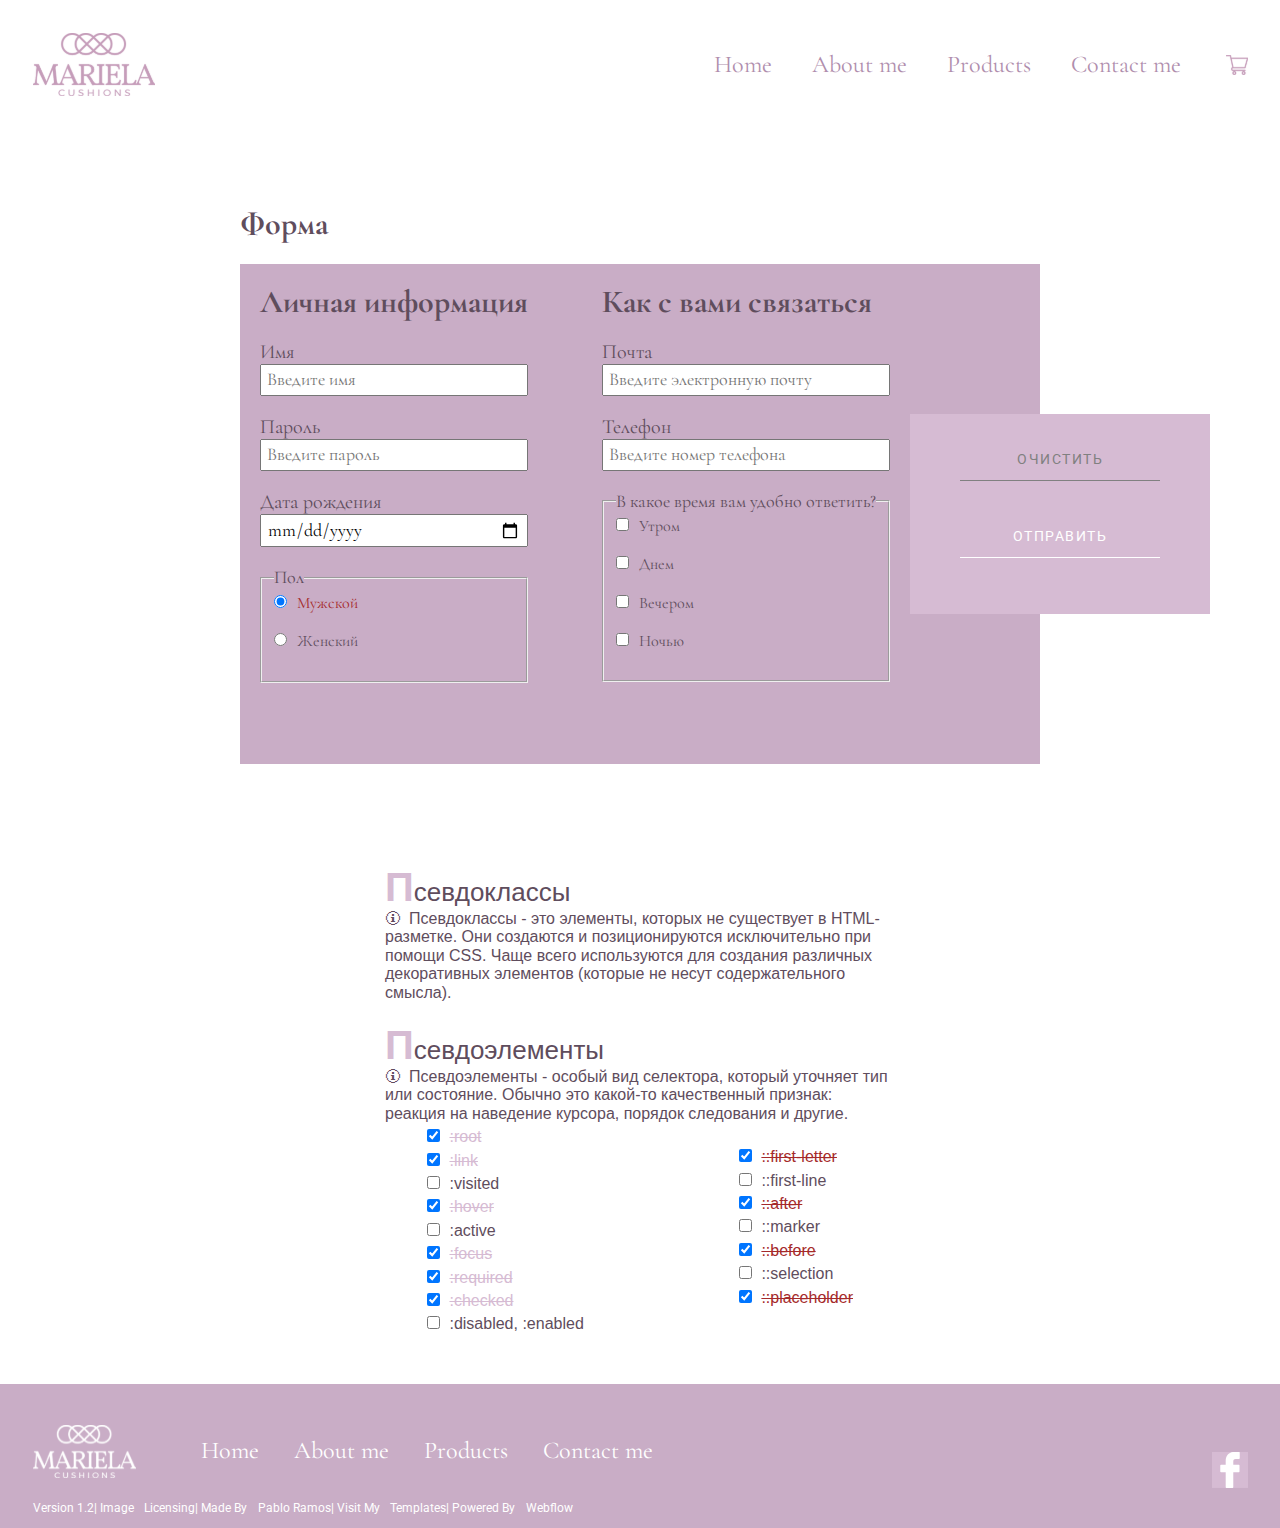
<file: form.html>
<!DOCTYPE html>
<html lang="en">
  <head>
    <meta charset="UTF-8">
    <meta http-equiv="X-UA-Compatible" content="IE=edge">
    <meta name="viewport" content="width=device-width, initial-scale=1.0">
    <link href="../css/normalize.css" rel="stylesheet" type="text/css">
    <link href="../css/style.css" rel="stylesheet" type="text/css">
    <title>Mariela</title>
  </head>
  <body>
    <header class="header" id="header">
      <div class="header__wrapper">
        <a href="index.html"><img src="../img/logo.svg" alt=""></a>
        <ul class="header__list navigation">
          <li class="navigation__item"><a href="" class="navigation__link">Home</a></li>
          <li class="navigation__item"><a href="" class="navigation__link">About me</a></li>
          <li class="navigation__item"><a href="" class="navigation__link">Products</a></li>
          <li class="navigation__item"><a href="form.html" class="navigation__link">Contact me</a></li>
          <li class="navigation__item"><a href="" class="navigation__link"><img src="../img/basket.svg" alt="" class="navigation__image"></a>
        </ul>
      </div>
    </header>

    <main>
      <section class="login">
        <div class="login__wrapper">
          <h1 class="form__heading">Форма</h1>
          <form action="//httpbin.org/post" method="post" class="login__form form">
            <div class="form__wrapper">
              <h2 class="form__title">Личная информация</h2>
              <label class="form__label">Имя<input type="text" required name="name" placeholder="Введите имя" class="form__input"></label>
              <label class="form__label">Пароль<input type="password" required name="password" placeholder="Введите пароль" class="form__input"></label>
              <label class="form__label">Дата рождения<input type="date" required name="date" class="form__input"></label>
              <fieldset class="form_fieldset">
                <legend class="form__legend">Пол</legend>
                <label class="form__label-checkbox"><input type="radio" value="male" name="sex" checked class="form__input-checkbox">Мужской</label>
                <label class="form__label-checkbox"><input type="radio" value="female" name="sex" class="form__input-checkbox">Женский</label>
              </fieldset>
            </div>
            <div class="form__wrapper">
              <h2 class="form__title">Как с вами связаться</h2>
              <label class="form__label">Почта<input type="email" required name="email" placeholder="Введите электронную почту" class="form__input"></label>
              <label class="form__label">Телефон<input type="tel" required name="phone" placeholder="Введите номер телефона" class="form__input"></label>
              <fieldset class="form_fieldset">
                <legend class="form__legend">В какое время вам удобно ответить?</legend>
                <label class="form__label-checkbox"><input type="checkbox" value="morning" class="form__input-checkbox">Утром</label>
                <label class="form__label-checkbox"><input type="checkbox" value="day" class="form__input-checkbox">Днем</label>
                <label class="form__label-checkbox"><input type="checkbox" value="evening" class="form__input-checkbox">Вечером</label>
                <label class="form__label-checkbox"><input type="checkbox" value="night" class="form__input-checkbox">Ночью</label>
              </fieldset>
            </div>
            <div class="form__buttons">
              <button type="reset" class="form__button button-sub button-disable">Очистить</button>
              <button type="submit" class="form__button button-sub">Отправить</button>
            </div>
          </form>
        </div>
      </section>

      <section class="second_form">
          <form action="">
            <dl class="form__dl">
              <dt class="form__dt">
                Псевдоклассы
              </dt>
              <dd class="form__dd">Псевдоклассы - это элементы, которых не существует в HTML-разметке. Они создаются и позиционируются исключительно при помощи CSS. Чаще всего используются для создания различных декоративных элементов (которые не несут содержательного смысла).</dd>
              <dt class="form__dt">
                Псевдоэлементы
              </dt>
              <dd class="form__dd">Псевдоэлементы - особый вид селектора, который уточняет тип или состояние. Обычно это какой-то качественный признак: реакция на наведение курсора, порядок следования и другие.</dd>
            </dl>
            <div class="list_checkbox">
              <ul class="list_class_checkbox">
                <li class="list_class_item">
                  <label class="class_checkbox">
                    <input type="checkbox" checked>
                    <span>:root</span>
                  </label>
                </li>
                <li class="list_class_item">
                  <label class="class_checkbox">
                    <input type="checkbox" checked>
                    <span>:link</span>
                  </label>
                </li>
                <li class="list_class_item">
                  <label class="class_checkbox">
                    <input type="checkbox">
                    <span>:visited</span>
                  </label>
                </li>
                <li class="list_class_item">
                  <label class="class_checkbox">
                    <input type="checkbox" checked>
                    <span>:hover</span>
                  </label>
                </li>
                <li class="list_class_item">
                  <label class="class_checkbox">
                    <input type="checkbox">
                    <span>:active</span>
                  </label>
                </li>
                <li class="list_class_item">
                  <label class="class_checkbox">
                    <input type="checkbox" checked>
                    <span>:focus</span>
                  </label>
                </li>
                <li class="list_class_item">
                  <label class="class_checkbox">
                    <input type="checkbox" checked>
                    <span>:required</span>
                  </label>
                  
                  
                </li>
                <li class="list_class_item">
                  <label class="class_checkbox">
                    <input type="checkbox" checked>
                    <span>:checked</span>
                  </label>
                </li>
                <li class="list_class_item">
                  <label class="class_checkbox">
                    <input type="checkbox">
                    <span>:disabled, :enabled</span>
                  </label>
                </li>
              </ul>
              <ul class="list_element_checkbox">
                <li class="list_element_item">
                  <label class="element_checkbox">
                    <input type="checkbox" checked>
                    <span>::first-letter</span>
                  </label>
                </li>
                <li class="list_element_item">
                  <label class="element_checkbox">
                    <input type="checkbox">
                    <span>::first-line</span>
                  </label>
                </li>
                <li class="list_element_item">
                  <label class="element_checkbox">
                    <input type="checkbox" checked>
                    <span>::after</span>
                  </label>
                  
                </li>
                <li class="list_element_item">
                  <label class="element_checkbox">
                    <input type="checkbox">
                    <span>::marker</span>
                  </label>
                </li>
                <li class="list_element_item">
                  <label class="element_checkbox">
                    <input type="checkbox" checked>
                    <span>::before</span>
                  </label>
                </li>
                <li class="list_element_item">
                  <label class="element_checkbox">
                    <input type="checkbox">
                    <span>::selection</span>
                  </label>
                </li>
                <li class="list_element_item">
                  <label class="element_checkbox">
                    <input type="checkbox" checked>
                    <span>::placeholder</span>
                  </label>
                </li>
              </ul>
            </div>
          </form>
        </section>
    </main>

    <footer class="footer">
      <div class="footer__wrapper">
        <div class="footer__content-wrapper">
            <img src="../img/logo2.svg" alt="" class="footer__logo">
            <ul class="footer__list">
              <li class="footer__item"><a href="" class="footer__link">Home</a></li>
              <li class="footer__item"><a href="" class="footer__link">About me</a></li>
              <li class="footer__item"><a href="" class="footer__link">Products</a></li>
              <li class="footer__item"><a href="" class="footer__link">Contact me</a></li>
            </ul>
          <a href="">
            <svg width="36" height="37" viewBox="0 0 36 37" fill="none" xmlns="http://www.w3.org/2000/svg">
              <g clip-path="url(#clip0_1_300)">
              <rect width="36" height="36" transform="translate(0 0.921875)" fill="#D6BBD3"/>
              <path d="M26.9985 0.929365L22.3302 0.921875C17.0854 0.921875 13.6961 4.39926 13.6961 9.78143V13.8663H9.00224C8.59664 13.8663 8.26819 14.1951 8.26819 14.6007V20.5192C8.26819 20.9248 8.59701 21.2532 9.00224 21.2532H13.6961V36.1875C13.6961 36.5931 14.0245 36.9215 14.4301 36.9215H20.5542C20.9598 36.9215 21.2883 36.5927 21.2883 36.1875V21.2532H26.7764C27.182 21.2532 27.5105 20.9248 27.5105 20.5192L27.5127 14.6007C27.5127 14.406 27.4352 14.2195 27.2977 14.0816C27.1603 13.9438 26.973 13.8663 26.7783 13.8663H21.2883V10.4035C21.2883 8.73915 21.6849 7.89425 23.8529 7.89425L26.9978 7.89312C27.403 7.89312 27.7314 7.5643 27.7314 7.15907V1.66342C27.7314 1.25857 27.4034 0.930114 26.9985 0.929365Z" fill="white"/>
              </g>
              <defs>
              <clipPath id="clip0_1_300">
              <rect width="36" height="36" fill="white" transform="translate(0 0.921875)"/>
              </clipPath>
            </defs>
            </svg>
          </a>
        </div>
        <div class="footer__contacts contacts">
          <ul class="contacts__list">
            <li class="contacts__item">
              <p class="contacts__text">Version 1.2| Image</p>
            </li>
            <li class="contacts__item">
              <p class="contacts__text">Licensing| Made By</p>
            </li>
            <li class="contacts__item">
              <p class="contacts__text">Pablo Ramos| Visit My</p>
            </li>
            <li class="contacts__item">
              <p class="contacts__text">Templates| Powered By</p>
            </li>
            <li class="contacts__item">
              <p class="contacts__text">Webflow</p>
            </li>
          </ul>
          <a href="#header">
            <svg class="footer__arrow" width="33" height="31" viewBox="0 0 33 31" fill="none" xmlns="http://www.w3.org/2000/svg">
              <g clip-path="url(#clip0_1_320)">
              <path d="M0 3.92188C0 2.26502 1.34315 0.921875 3 0.921875H30C31.6569 0.921875 33 2.26502 33 3.92188V30.9219H0V3.92188Z" fill="#BA9FB7"/>
              <path d="M32.6703 21.4833L17.2602 7.47502C17.04 7.27466 16.7867 7.17432 16.5002 7.17432C16.2136 7.17432 15.9599 7.27466 15.7396 7.47502L0.330777 21.4833C0.110027 21.6839 0 21.9142 0 22.1748C0 22.4353 0.110375 22.6659 0.330777 22.8661L1.98374 24.3687C2.20414 24.5691 2.45778 24.6692 2.74432 24.6692C3.03085 24.6692 3.28449 24.5691 3.50489 24.3687L16.5002 12.555L29.4959 24.3694C29.7162 24.5698 29.97 24.6693 30.256 24.6693C30.543 24.6693 30.7967 24.5692 31.017 24.3694L32.6702 22.8662C32.8904 22.666 32.9999 22.4353 32.9999 22.1749C33 21.9142 32.8906 21.6836 32.6703 21.4833Z" fill="white"/>
              </g>
              <defs>
              <clipPath id="clip0_1_320">
              <path d="M0 3.92188C0 2.26502 1.34315 0.921875 3 0.921875H30C31.6569 0.921875 33 2.26502 33 3.92188V30.9219H0V3.92188Z" fill="white"/>
              </clipPath>
              </defs>
            </svg>
          </a>
        </div>
      </div>
    </footer>
  </body>
</html>
</file>
<file: css/style.css>
@import url('https://fonts.googleapis.com/css2?family=Cormorant+Garamond:ital,wght@0,300;0,400;0,500;0,600;0,700;1,300;1,400;1,500;1,600;1,700&family=Roboto:wght@100;300;400;500;700;900&display=swap');

:root {
    --col-main: #B08EAD;
    --col-purp: #C9ADC6;
    --col-pink: #D6BBD3;
    --col-font-main: #5F4D5D;
    --col-font-sub: #B99BB6;
    --col-wht: #fff;
    --col-grey: #B0B0B0;
    --width-wrapper: 1215px;
}

* {
    margin: 0px;
    padding: 0px;
    box-sizing: border-box;
    scroll-behavior: smooth;
}

::selection {
    color: var(--col-pink);
    background: white;
}

html {
    height: 100%;
}

body {
    height: 100%;
    font-family: 'Cormorant Garamond';
    font-style: normal;
    overflow-x:hidden; 
    color: var(--col-font-main);
}

body > footer {
    position: sticky;
    top: 100vh;
}

a {
    color: inherit;
    text-decoration: none;
}

ul {
    list-style: none;
}

.button-sub {
    display: inline-block;
    padding-bottom: 6px;
    font-family: 'Roboto';
    font-weight: 400;
    font-size: 14px;
    line-height: 30px;
    letter-spacing: 1.5px;
    text-transform: uppercase;
    border-bottom: 1px solid var(--col-wht);
}

.button-sub:hover {
    color: rgba(255, 255, 255, 0.5);
    border-bottom: 1px solid rgba(255, 255, 255, 0.5);
    transition: 0.5s;
}

.button-more {
    font-family: 'Roboto';
    font-style: normal;
    font-weight: 400;
    font-size: 11px;
    line-height: 15px;
    letter-spacing: 1.5px;
    text-transform: uppercase;
    color: var(--col-font-sub);
    display: inline-block;
    border: 1px solid var(--col-font-sub);
    border-radius: 45px;
    padding: 16px 30px 14px 30px;
}

.button-more:hover {
    background: var(--col-pink);
    transition: 0.5s;
}

.header__wrapper,
.hero__wrapper,
.info__wrapper,
.chapter__wrapper,
.career__wrapper,
.products__wrapper,
.feedback__wrapper,
.footer__wrapper
 {
    max-width: var(--width-wrapper);
    width: 100%;
    margin: 0 auto;
}


.visually-hidden {
    position: absolute;
    width: 1px;
    height: 1px;
    margin: -1px;
    border: 0;
    padding: 0;
    white-space: nowrap;
    clip-path: inset(100%);
    clip: rect(0 0 0 0);
    overflow: hidden;
}

.header__wrapper {
    padding-top: 33px;
    padding-bottom: 24px;
    display: flex;
    justify-content: space-between;
    align-items: center;
}

.header__list {
    display: flex;
    justify-content: space-between;
}

.navigation__item {
    padding-left: 40px;
}

.navigation__link {
    text-decoration: none;
    color: var(--col-main);
    font-weight: 400;
    font-size: 24px;
    line-height: 30px;
}

.navigation__image {
    padding-left: 5px;
    padding-top: 5px;
}

.hero {
    background: linear-gradient(var(--col-purp) 458px, var(--col-pink) 359px);
}

.hero__wrapper {
    height: calc(458px + 359px);
    padding-bottom: 70px;
    padding-top: 75px;
    padding-left: 65px;
    display: flex;
    align-items: center;
    position: relative;
}

.hero__rectangles {
    position: absolute;
    bottom: 0;
    right: 0;
}

.info__wrapper {
    padding: 75px 18px 75px 18px;
    text-align: center;
}

.info__subheading {
    font-family: 'Roboto';
    font-style: normal;
    font-weight: 400;
    font-size: 14px;
    line-height: 30px;
    letter-spacing: 1.5px;
    text-transform: uppercase;
    color: var(--col-font-sub);
}

.info__description {
    max-width: 747px;
    margin: 0 auto;
    padding-top: 13px;
    font-weight: 400;
    font-size: 26px;
    line-height: 38px;
}

.info__button {
    margin-top: 17px;
}

.info__list {
    display: flex;
    justify-content: space-between;
    padding-top: 50px;
}

.info__item {
    height: 427px;
    background: var(--col-pink);
    color: var(--col-wht);
    text-align: left;
}

.info__textblock {
    padding: 23px;
}

.info__section {
    font-weight: 400;
    font-size: 25px;
    line-height: 30px;
}

.info__link {
    padding-top: 6px;
    font-weight: 400;
    font-size: 17px;
    line-height: 30px;
}

.chapter,
.feedback {
    background: var(--col-pink);
}

.chapter__wrapper {
    display: flex;
    flex-direction: row;
    justify-content: flex-start;
    align-items: center;
    position: relative;
    height: 825px;
    padding-left: 200px;
}

.chapter__block {
    position: absolute;
    width: 425px;
    height: 450px;
    right: 0;
    background: var(--col-main);
    padding: 124px 104px 124px 40px;
    color: var(--col-wht);
}

.chapter__wrapper .chapter__block {
    margin-right: 66px;
}

.chapter__wrapper-reverse {
    flex-direction: row-reverse;
    padding-right: 200px;
}

.chapter__block-reverse {
    left: 0;
    right: none;
    width: 440px;
    padding: 124px 57px 124px 40px;
    margin-left: 100px;
}


.chapter__subheading {
    font-family: 'Roboto';
    font-weight: 400;
    font-size: 14px;
    line-height: 30px;
    letter-spacing: 1.5px;
    text-transform: uppercase;
}

.chapter__heading {
    font-weight: 400;
    font-size: 45px;
    line-height: 55px;
    padding-top: 10px;
    
}

.chapter__button {
    margin-top: 22px;
}

.chapter__image {
    position: relative;
    z-index: 10;
}

.career__wrapper {
    display: flex;
    justify-content: space-around;
    flex-direction: row;
    padding-bottom: 40px;
    padding-top: 40px;
    align-items: center;
    border-bottom: 1px solid var(--col-pink);
}

.career__wrapper-reverse {
    flex-direction: row-reverse;
}

.career__heading {
    font-family: 'Roboto';
    font-style: normal;
    font-weight: 400;
    font-size: 14px;
    line-height: 30px;
    letter-spacing: 1.5px;
    text-transform: uppercase;
    color: var(--col-font-sub);
}

.career__description {
    padding-top: 10px;
    max-width: 480px;
    font-weight: 400;
    font-size: 24px;
    line-height: 30px;
}

.career-first {
    padding-top: 75px;
}

.career-last {
    padding-bottom: 20px;
}

.career-last .career__wrapper {
    border: none;
}

.career__button {
    margin-top: 20px;
}

.products__wrapper {
    padding-top: 40px;
    padding-bottom: 70px;
}

.products__list {
    display: flex;
    justify-content: space-between;
    flex-wrap: wrap;
}

.products__item {
    padding-top: 50px;
    text-align: center;
}

.products__title {
    padding-top: 9px;
    font-weight: 400;
    font-size: 24px;
    line-height: 30px;
}

.products__price {
    padding-top: 7px;
    font-family: 'Roboto';
    font-style: normal;
    font-weight: 400;
    font-size: 16px;
    line-height: 18px;
    color: var(--col-grey);
}

.feedback__wrapper {
    padding: 67px 115px 83px 115px;
    color: var(--col-wht);
    display: flex;
    justify-content: space-between;
}

.feedback__list {
    display: flex;
    flex-direction: column;
    justify-content: start;
    max-width: 250px;
}

.feedback__item {
    padding-top: 20px;
}

.feedback__text {
    font-weight: 400;
    font-size: 22px;
    line-height: 30px;
}

.feedback__item-title {
    font-family: 'Roboto';
    font-style: normal;
    font-weight: 400;
    font-size: 14px;
    line-height: 30px;
    letter-spacing: 1.5px;
    text-transform: uppercase;
}

.feedback__address {
    width: 600px;
}

.address__heading {
    font-family: 'Roboto';
    font-style: normal;
    font-weight: 400;
    font-size: 14px;
    line-height: 30px;
    letter-spacing: 1.5px;
    text-transform: uppercase;
}

.address__description {
    font-weight: 400;
    font-size: 22px;
    line-height: 30px;
}

.address__input {
    font-style: italic;
    font-weight: 400;
    font-size: 18px;
    line-height: 30px;
    color: var(--col-wht);
    background: none;
    outline: none;
    border: 1px solid var(--col-wht);
    width: 288px;
    height: 50px;
    margin-top: 20px;
    margin-bottom: 10px;
    padding-left: 15px;
}

.address__input::-moz-placeholder {
    color: var(--col-wht);
}

.address__input::-webkit-input-placeholder {
    color: var(--col-wht);
}

.address__content-wrapper {
    display: flex;
    justify-content: space-between;
}

.address__textarea {
    font-style: italic;
    font-weight: 400;
    font-size: 18px;
    line-height: 30px;
    color: var(--col-wht);
    background: none;
    outline: none;
    border: 1px solid var(--col-wht);
    margin-top: 20px;
    width: 600px;
    height: 103px;
    resize: none;
    padding-top: 5px;
    padding-left: 15px;
}

.address__textarea::-moz-placeholder {
    color: var(--col-wht);
}

.address__textarea::-webkit-input-placeholder {
    color: var(--col-wht);
}

.address__button {
    font-weight: 400;
    font-size: 18px;
    line-height: 30px;
    color: var(--col-wht);
    background: none;
    outline: none;
    border: 1px solid var(--col-wht);
    margin-top: 25px;
    width: 210px;
    height: 50px;
    padding-top: 5px;
    text-align: center;
    cursor: pointer;
}

.footer {
    background: var(--col-purp);
}

.footer__wrapper {
    padding-top: 40px;
    position: relative;
}

.footer__content-wrapper {
    display: flex;
    justify-content: start;
    align-items: center;
}

.footer__list {
    display: flex;
    justify-content: space-between;
}

.footer__item {
    padding-left: 35px;
}

.footer__logo {
    margin-right: 30px;
}

.footer__link {
    text-decoration: none;
    color: var(--col-wht);
    font-weight: 400;
    font-size: 24px;
    line-height: 30px;
}

.footer__content-wrapper svg{
    position: absolute;
    right: 0;
}

.contacts {
    padding-bottom: 10px;
}

.contacts__list {
    padding-top: 20px;
    display: flex;
    justify-content: space-between;
    width: 540px;
    color: var(--col-wht);
}

.contacts__text {
    font-family: 'Roboto';
    font-style: normal;
    font-weight: 400;
    font-size: 12px;
    line-height: 20px;
}

.contacts svg{
    position: absolute;
    right: -100px;
    bottom: 0;
}

.login {
    padding: 60px 0;
}

.login__wrapper {
    max-width: 800px;
    width: 100%;
    margin: 0 auto;
}

.form {
    width: 100%;
    display: flex;
    justify-content: space-between;
    height: 500px;
    background: var(--col-purp);
    padding: 20px 150px 20px 20px;
    position: relative;
}

.form__wrapper {
    display: flex;
    justify-content: flex-start;
    flex-direction: column;
}

.form__title {
    font-size: 32px;
    margin-bottom: 20px;
}

.form__label {
    display: block;
    margin-bottom: 20px;
    font-size: 20px;
}

.form__label:has(.form__input:focus) {
    color: brown;
}

.form__input {
    display: block;
    outline: none;
    width: 100%;
    font-size: 18px;
    padding: 0.2em 0.3em;
}

.form__legend {
    font-size: 18px;
}

.form__label-checkbox {
    display: block;
    margin-bottom: 20px;
}

.form__input-checkbox {
    margin-right: 10px;
}

.form__label-checkbox:has(.form__input-checkbox:checked) {
    color: brown;
}

.form__buttons {
    position: absolute;
    background: var(--col-pink);
    width: 300px;
    height: 200px;
    right: -170px;
    top: calc(50% - 100px);
    padding: 30px 50px;
}

.form__button {
    background: none;
    display: block;
    padding-bottom: 6px;
    font-family: 'Roboto';
    font-weight: 400;
    font-size: 14px;
    line-height: 30px;
    letter-spacing: 1.5px;
    text-transform: uppercase;
    border: none;
    color: white;
    border-bottom: 1px solid var(--col-wht);
    cursor: pointer;
    margin-bottom: 40px;
    width: 100%;
}

.button-disable {
    pointer-events: none;
    color: gray;
    border-bottom: 1px solid gray;
}

.second_form {
  font-family: Montserrat, sans-serif;
  width: 550px;
  margin: 0 auto;
  border: 4px solid var(--col-b);
  border-radius: 40px;
  padding: 20px;
  box-sizing: border-box;
  margin-bottom: 30px;
  box-shadow: 10px 8px 7px var(--col-b);
}

dt {
  margin-top: 20px;
}

.second_form dt {
  font-size: 26px;
}

.second_form span {
  font-family: Montserrat, sans-serif;
  padding: 0;
  padding-left: 5px;
}

.list_checkbox {
  display: flex;
  justify-content: space-between;
  padding: 0 42px;
}

.list_class_checkbox,
.list_element_checkbox {
  display: flex;
  flex-direction: column;
}

.class_checkbox>span {
  display: inline-flex;
  align-items: center;
  padding-top: 5px;
}

.element_checkbox>span {
  display: inline-flex;
  align-items: center;
  padding-top: 5px;
}

dt::first-letter {
  font-size: 40px;
  font-weight: bold;
  color: var(--col-pink);
}

.list_element_checkbox {
  margin: 20px 0;
}

.second_form dd::before {
  content: "🛈";
  padding-right: 8px;
}

.list_class_item:nth-child(even),
.list_class_item:nth-of-type(1),
.list_class_item:nth-of-type(7) {
  color: var(--col-pink);
}

.list_element_item:nth-child(odd) {
  color: brown;
}

.class_checkbox input:checked+span {
  text-decoration: line-through;
}

.element_checkbox input:checked+span {
  text-decoration: line-through;
}
</file>
<file: src/css/style.css>
@import url('https://fonts.googleapis.com/css2?family=Cormorant+Garamond:ital,wght@0,300;0,400;0,500;0,600;0,700;1,300;1,400;1,500;1,600;1,700&family=Roboto:wght@100;300;400;500;700;900&display=swap');

:root {
    --col-main: #B08EAD;
    --col-purp: #C9ADC6;
    --col-pink: #D6BBD3;
    --col-font-main: #5F4D5D;
    --col-font-sub: #B99BB6;
    --col-wht: #fff;
    --col-grey: #B0B0B0;
    --width-wrapper: 1215px;
}

* {
    margin: 0px;
    padding: 0px;
    box-sizing: border-box;
    scroll-behavior: smooth;
    font-size: 0;
}

body {
    font-family: 'Cormorant Garamond';
    font-style: normal;
    overflow-x:hidden; 
    color: var(--col-font-main);
}

a {
    color: inherit;
    text-decoration: none;
}

ul {
    list-style: none;
}

.button-sub {
    display: inline-block;
    padding-bottom: 6px;
    font-family: 'Roboto';
    font-weight: 400;
    font-size: 14px;
    line-height: 30px;
    letter-spacing: 1.5px;
    text-transform: uppercase;
    border-bottom: 1px solid var(--col-wht);
}

.button-more {
    font-family: 'Roboto';
    font-style: normal;
    font-weight: 400;
    font-size: 11px;
    line-height: 15px;
    letter-spacing: 1.5px;
    text-transform: uppercase;
    color: var(--col-font-sub);
    display: inline-block;
    border: 1px solid var(--col-font-sub);
    border-radius: 45px;
    padding: 16px 30px 14px 30px;
}

.header__wrapper,
.hero__wrapper,
.info__wrapper,
.chapter__wrapper,
.career__wrapper,
.products__wrapper,
.feedback__wrapper,
.footer__wrapper
 {
    max-width: var(--width-wrapper);
    width: 100%;
    margin: 0 auto;
}


.visually-hidden {
    position: absolute;
    width: 1px;
    height: 1px;
    margin: -1px;
    border: 0;
    padding: 0;
    white-space: nowrap;
    clip-path: inset(100%);
    clip: rect(0 0 0 0);
    overflow: hidden;
}

.header__wrapper {
    padding-top: 33px;
    padding-bottom: 24px;
    display: flex;
    justify-content: space-between;
    align-items: center;
}

.header__list {
    display: flex;
    justify-content: space-between;
}

.navigation__item {
    padding-left: 40px;
}

.navigation__link {
    text-decoration: none;
    color: var(--col-main);
    font-weight: 400;
    font-size: 24px;
    line-height: 30px;
}

.navigation__image {
    padding-left: 5px;
    padding-top: 5px;
}

.hero {
    background: linear-gradient(var(--col-purp) 458px, var(--col-pink) 359px);
}

.hero__wrapper {
    height: calc(458px + 359px);
    padding-bottom: 70px;
    padding-top: 75px;
    padding-left: 65px;
    display: flex;
    align-items: center;
    position: relative;
}

.hero__rectangles {
    position: absolute;
    bottom: 0;
    right: 0;
}

.info__wrapper {
    padding: 75px 18px 75px 18px;
    text-align: center;
}

.info__subheading {
    font-family: 'Roboto';
    font-style: normal;
    font-weight: 400;
    font-size: 14px;
    line-height: 30px;
    letter-spacing: 1.5px;
    text-transform: uppercase;
    color: var(--col-font-sub);
}

.info__description {
    max-width: 747px;
    margin: 0 auto;
    padding-top: 13px;
    font-weight: 400;
    font-size: 26px;
    line-height: 38px;
}

.info__button {
    margin-top: 17px;
}

.info__list {
    display: flex;
    justify-content: space-between;
    padding-top: 50px;
}

.info__item {
    height: 427px;
    background: var(--col-pink);
    color: var(--col-wht);
    text-align: left;
}

.info__textblock {
    padding: 23px;
}

.info__section {
    font-weight: 400;
    font-size: 25px;
    line-height: 30px;
}

.info__link {
    padding-top: 6px;
    font-weight: 400;
    font-size: 17px;
    line-height: 30px;
}

.chapter,
.feedback {
    background: var(--col-pink);
}

.chapter__wrapper {
    display: flex;
    flex-direction: row;
    justify-content: flex-start;
    align-items: center;
    position: relative;
    height: 825px;
    padding-left: 200px;
}

.chapter__block {
    position: absolute;
    width: 425px;
    height: 450px;
    right: 0;
    background: var(--col-main);
    padding: 124px 104px 124px 40px;
    color: var(--col-wht);
}

.chapter__wrapper .chapter__block {
    margin-right: 66px;
}

.chapter__wrapper-reverse {
    flex-direction: row-reverse;
    padding-right: 200px;
}

.chapter__block-reverse {
    left: 0;
    right: none;
    width: 440px;
    padding: 124px 57px 124px 40px;
    margin-left: 100px;
}


.chapter__subheading {
    font-family: 'Roboto';
    font-weight: 400;
    font-size: 14px;
    line-height: 30px;
    letter-spacing: 1.5px;
    text-transform: uppercase;
}

.chapter__heading {
    font-weight: 400;
    font-size: 45px;
    line-height: 55px;
    padding-top: 10px;
    
}

.chapter__button {
    margin-top: 22px;
}

.chapter__image {
    position: relative;
    z-index: 10;
}

.career__wrapper {
    display: flex;
    justify-content: space-around;
    flex-direction: row;
    padding-bottom: 40px;
    padding-top: 40px;
    align-items: center;
    border-bottom: 1px solid var(--col-pink);
}

.career__wrapper-reverse {
    flex-direction: row-reverse;
}

.career__heading {
    font-family: 'Roboto';
    font-style: normal;
    font-weight: 400;
    font-size: 14px;
    line-height: 30px;
    letter-spacing: 1.5px;
    text-transform: uppercase;
    color: var(--col-font-sub);
}

.career__description {
    padding-top: 10px;
    max-width: 480px;
    font-weight: 400;
    font-size: 24px;
    line-height: 30px;
}

.career-first {
    padding-top: 75px;
}

.career-last {
    padding-bottom: 20px;
}

.career-last .career__wrapper {
    border: none;
}

.career__button {
    margin-top: 20px;
}

.products__wrapper {
    padding-top: 40px;
    padding-bottom: 70px;
}

.products__list {
    display: flex;
    justify-content: space-between;
    flex-wrap: wrap;
}

.products__item {
    padding-top: 50px;
    text-align: center;
}

.products__title {
    padding-top: 9px;
    font-weight: 400;
    font-size: 24px;
    line-height: 30px;
}

.products__price {
    padding-top: 7px;
    font-family: 'Roboto';
    font-style: normal;
    font-weight: 400;
    font-size: 16px;
    line-height: 18px;
    color: var(--col-grey);
}

.feedback__wrapper {
    padding: 67px 115px 83px 115px;
    color: var(--col-wht);
    display: flex;
    justify-content: space-between;
}

.feedback__list {
    display: flex;
    flex-direction: column;
    justify-content: start;
    max-width: 250px;
}

.feedback__item {
    padding-top: 20px;
}

.feedback__text {
    font-weight: 400;
    font-size: 22px;
    line-height: 30px;
}

.feedback__item-title {
    font-family: 'Roboto';
    font-style: normal;
    font-weight: 400;
    font-size: 14px;
    line-height: 30px;
    letter-spacing: 1.5px;
    text-transform: uppercase;
}

.feedback__address {
    width: 600px;
}

.address__heading {
    font-family: 'Roboto';
    font-style: normal;
    font-weight: 400;
    font-size: 14px;
    line-height: 30px;
    letter-spacing: 1.5px;
    text-transform: uppercase;
}

.address__description {
    font-weight: 400;
    font-size: 22px;
    line-height: 30px;
}

.address__input {
    font-style: italic;
    font-weight: 400;
    font-size: 18px;
    line-height: 30px;
    color: var(--col-wht);
    background: none;
    outline: none;
    border: 1px solid var(--col-wht);
    width: 288px;
    height: 50px;
    margin-top: 20px;
    margin-bottom: 10px;
    padding-left: 15px;
}

.address__input::-moz-placeholder {
    color: var(--col-wht);
}

.address__input::-webkit-input-placeholder {
    color: var(--col-wht);
}

.address__content-wrapper {
    display: flex;
    justify-content: space-between;
}

.address__textarea {
    font-style: italic;
    font-weight: 400;
    font-size: 18px;
    line-height: 30px;
    color: var(--col-wht);
    background: none;
    outline: none;
    border: 1px solid var(--col-wht);
    margin-top: 20px;
    width: 600px;
    height: 103px;
    resize: none;
    padding-top: 5px;
    padding-left: 15px;
}

.address__textarea::-moz-placeholder {
    color: var(--col-wht);
}

.address__textarea::-webkit-input-placeholder {
    color: var(--col-wht);
}

.address__button {
    font-weight: 400;
    font-size: 18px;
    line-height: 30px;
    color: var(--col-wht);
    background: none;
    outline: none;
    border: 1px solid var(--col-wht);
    margin-top: 25px;
    width: 210px;
    height: 50px;
    padding-top: 5px;
    text-align: center;
    cursor: pointer;
}

.footer {
    background: var(--col-purp);
}

.footer__wrapper {
    padding-top: 40px;
    position: relative;
}

.footer__content-wrapper {
    display: flex;
    justify-content: start;
    align-items: center;
}

.footer__list {
    display: flex;
    justify-content: space-between;
}

.footer__item {
    padding-left: 35px;
}

.footer__logo {
    margin-right: 30px;
}

.footer__link {
    text-decoration: none;
    color: var(--col-wht);
    font-weight: 400;
    font-size: 24px;
    line-height: 30px;
}

.footer__content-wrapper svg{
    position: absolute;
    right: 0;
}

.contacts {
    padding-bottom: 10px;
}

.contacts__list {
    padding-top: 20px;
    display: flex;
    justify-content: space-between;
    width: 540px;
    color: var(--col-wht);
}

.contacts__text {
    font-family: 'Roboto';
    font-style: normal;
    font-weight: 400;
    font-size: 12px;
    line-height: 20px;
}

.contacts svg{
    position: absolute;
    right: -100px;
    bottom: 0;
}

h1{
    color:green;
    font-size: 32px;
}
</file>
